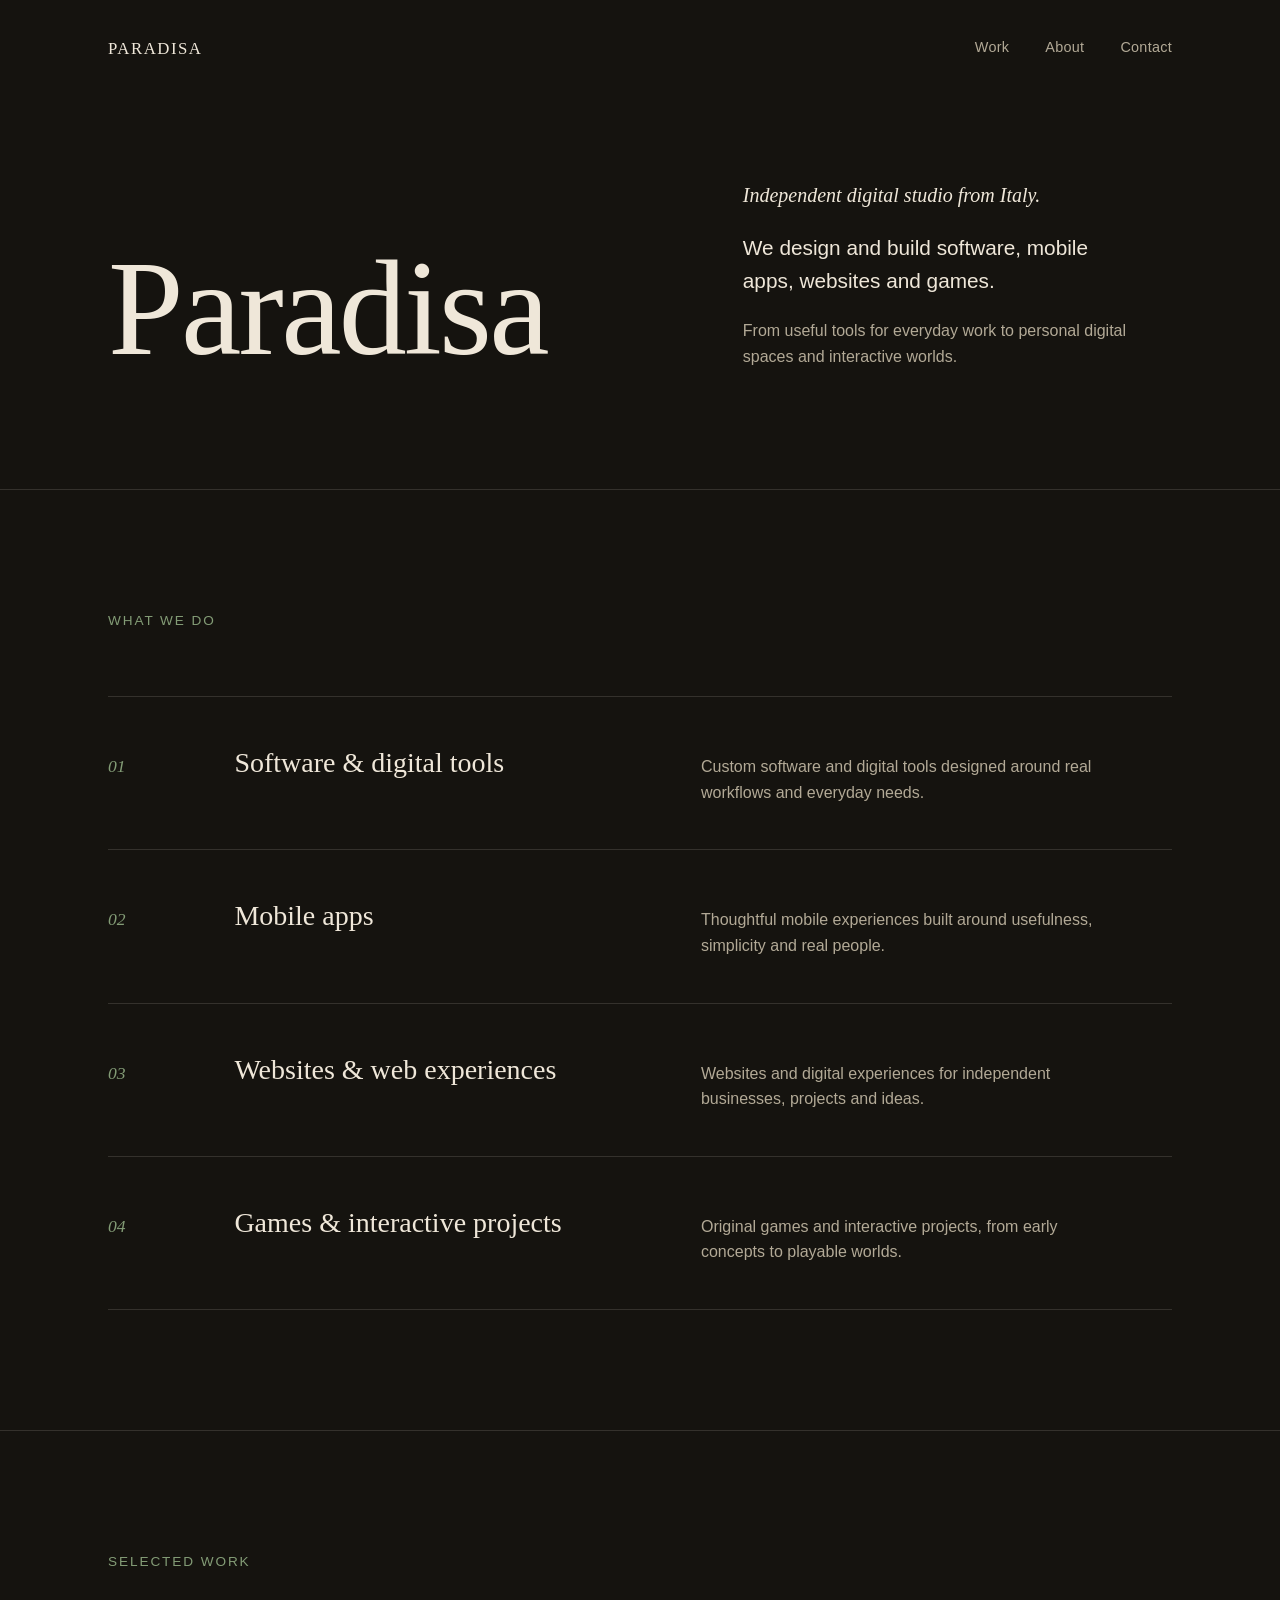
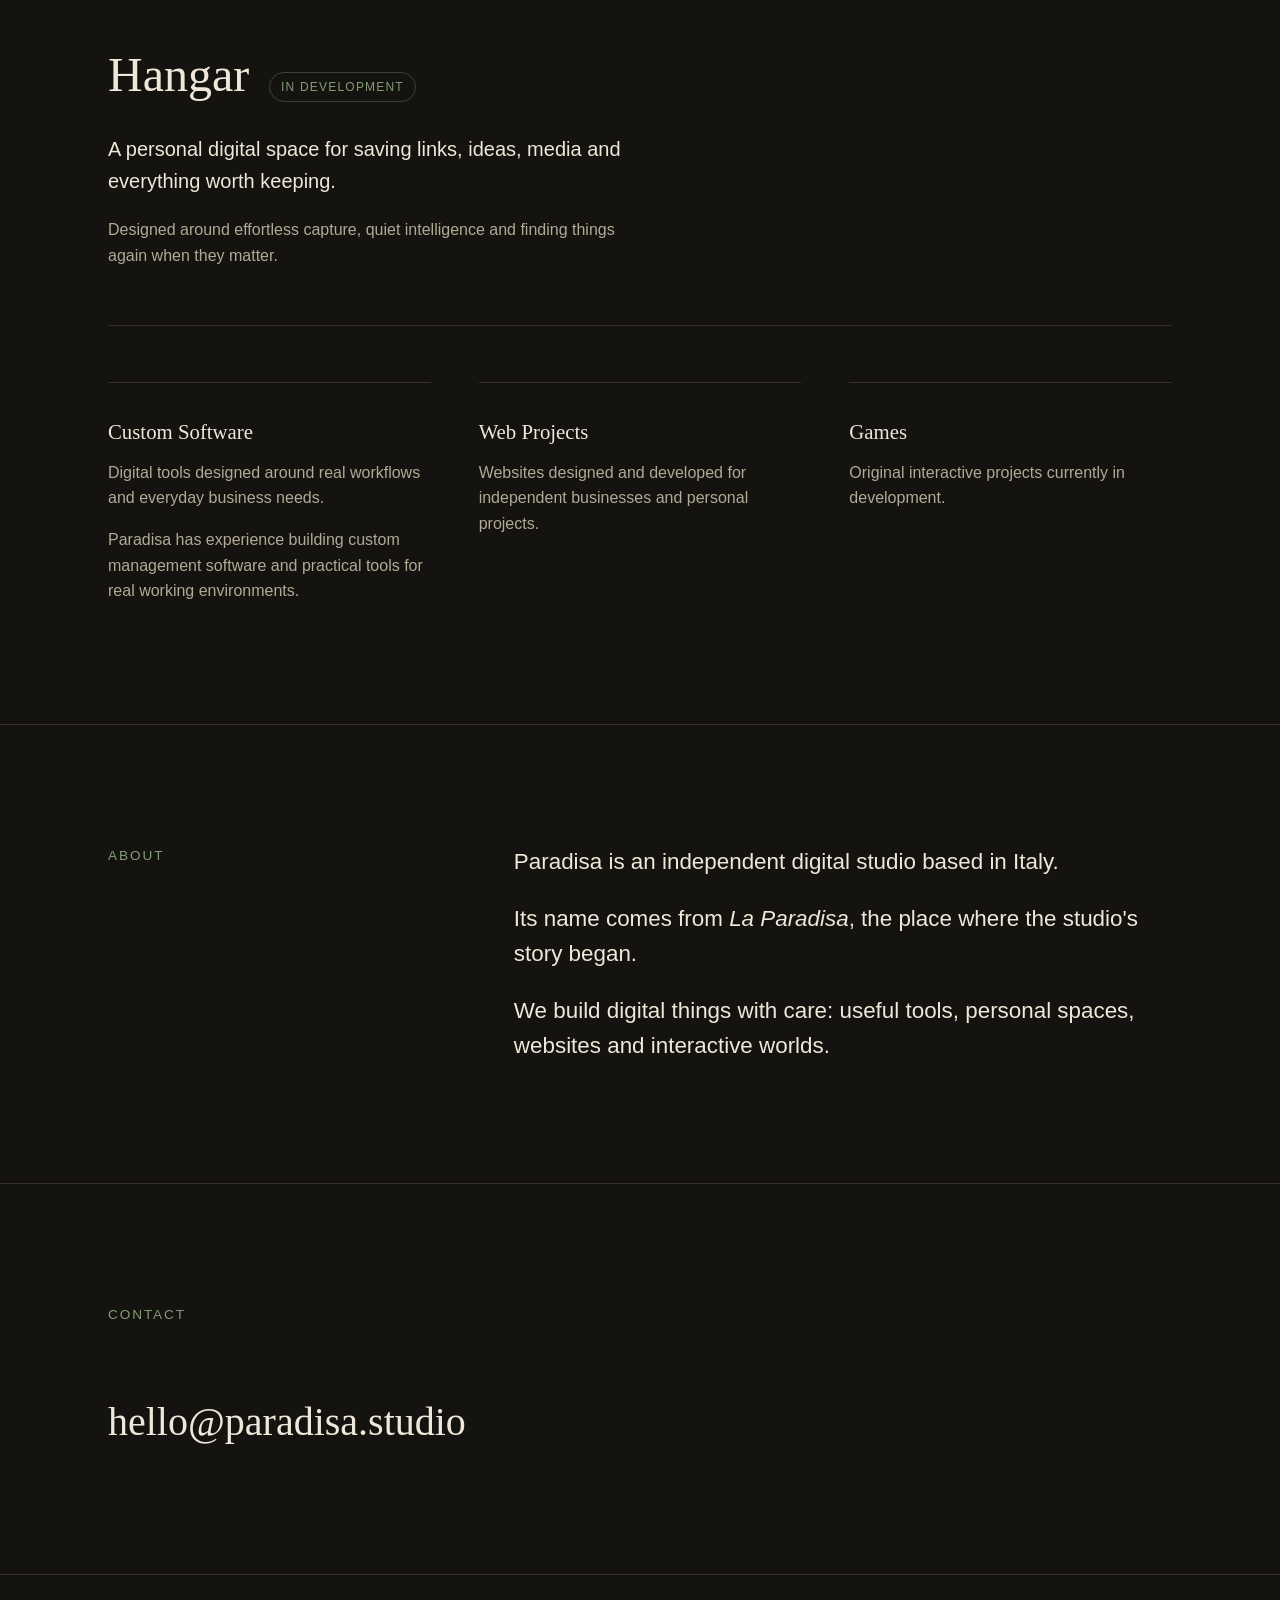
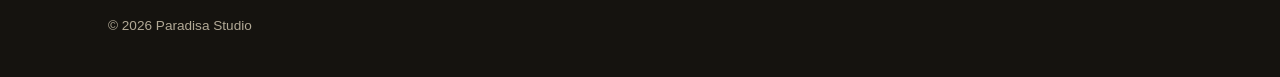
<file: index.html>
<!doctype html>
<html lang="en">
<head>
<meta charset="UTF-8">
<meta name="viewport" content="width=device-width, initial-scale=1">
<title>Paradisa Studio — Independent digital studio from Italy</title>
<meta name="description" content="Paradisa is an independent digital studio from Italy. We design and build software, mobile apps, websites and games.">
<meta name="theme-color" content="#15130f">
<link rel="icon" href="favicon.svg" type="image/svg+xml">

<meta property="og:title" content="Paradisa Studio">
<meta property="og:description" content="Independent digital studio from Italy. We design and build software, mobile apps, websites and games.">
<meta property="og:type" content="website">
<meta property="og:url" content="https://paradisa.studio">
<meta property="og:site_name" content="Paradisa Studio">
<meta property="og:locale" content="en_US">
<meta name="twitter:card" content="summary">
<meta name="twitter:title" content="Paradisa Studio">
<meta name="twitter:description" content="Independent digital studio from Italy. We design and build software, mobile apps, websites and games.">

<link rel="stylesheet" href="styles.css">
</head>
<body>

<a class="skip-link" href="#main">Skip to content</a>

<header class="site-header">
  <div class="wrap header-inner">
    <a class="wordmark" href="#top">Paradisa</a>
    <nav aria-label="Primary">
      <a href="#work">Work</a>
      <a href="#about">About</a>
      <a href="#contact">Contact</a>
    </nav>
  </div>
</header>

<main id="main">
  <section class="hero" id="top" aria-label="Introduction">
    <div class="wrap hero-grid">
      <h1>Paradisa</h1>
      <div class="hero-copy reveal">
        <p class="hero-kicker">Independent digital studio from Italy.</p>
        <p class="hero-lead">We design and build software, mobile apps, websites and games.</p>
        <p>From useful tools for everyday work to personal digital spaces and interactive worlds.</p>
      </div>
    </div>
  </section>

  <section class="what-we-do" id="what-we-do" aria-labelledby="what-we-do-title">
    <div class="wrap">
      <h2 id="what-we-do-title" class="section-label">What we do</h2>
      <ol class="discipline-list">
        <li class="reveal">
          <span class="discipline-index">01</span>
          <h3>Software &amp; digital tools</h3>
          <p>Custom software and digital tools designed around real workflows and everyday needs.</p>
        </li>
        <li class="reveal">
          <span class="discipline-index">02</span>
          <h3>Mobile apps</h3>
          <p>Thoughtful mobile experiences built around usefulness, simplicity and real people.</p>
        </li>
        <li class="reveal">
          <span class="discipline-index">03</span>
          <h3>Websites &amp; web experiences</h3>
          <p>Websites and digital experiences for independent businesses, projects and ideas.</p>
        </li>
        <li class="reveal">
          <span class="discipline-index">04</span>
          <h3>Games &amp; interactive projects</h3>
          <p>Original games and interactive projects, from early concepts to playable worlds.</p>
        </li>
      </ol>
    </div>
  </section>

  <section class="work" id="work" aria-labelledby="work-title">
    <div class="wrap">
      <h2 id="work-title" class="section-label">Selected work</h2>

      <article class="work-feature reveal">
        <div class="work-feature-head">
          <h3>Hangar</h3>
          <span class="status-tag">In development</span>
        </div>
        <p class="work-lead">A personal digital space for saving links, ideas, media and everything worth keeping.</p>
        <p>Designed around effortless capture, quiet intelligence and finding things again when they matter.</p>
      </article>

      <div class="work-grid">
        <article class="work-item reveal">
          <h3>Custom Software</h3>
          <p>Digital tools designed around real workflows and everyday business needs.</p>
          <p>Paradisa has experience building custom management software and practical tools for real working environments.</p>
        </article>
        <article class="work-item reveal">
          <h3>Web Projects</h3>
          <p>Websites designed and developed for independent businesses and personal projects.</p>
        </article>
        <article class="work-item reveal">
          <h3>Games</h3>
          <p>Original interactive projects currently in development.</p>
        </article>
      </div>
    </div>
  </section>

  <section class="about" id="about" aria-labelledby="about-title">
    <div class="wrap about-grid">
      <h2 id="about-title" class="section-label">About</h2>
      <div class="about-copy reveal">
        <p>Paradisa is an independent digital studio based in Italy.</p>
        <p>Its name comes from <em>La Paradisa</em>, the place where the studio's story began.</p>
        <p>We build digital things with care: useful tools, personal spaces, websites and interactive worlds.</p>
      </div>
    </div>
  </section>

  <section class="contact" id="contact" aria-labelledby="contact-title">
    <div class="wrap">
      <h2 id="contact-title" class="section-label">Contact</h2>
      <a class="contact-link reveal" href="mailto:hello@paradisa.studio">hello@paradisa.studio</a>
    </div>
  </section>
</main>

<footer class="site-footer">
  <div class="wrap">
    <p>© 2026 Paradisa Studio</p>
  </div>
</footer>

<script src="script.js"></script>
</body>
</html>
</file>
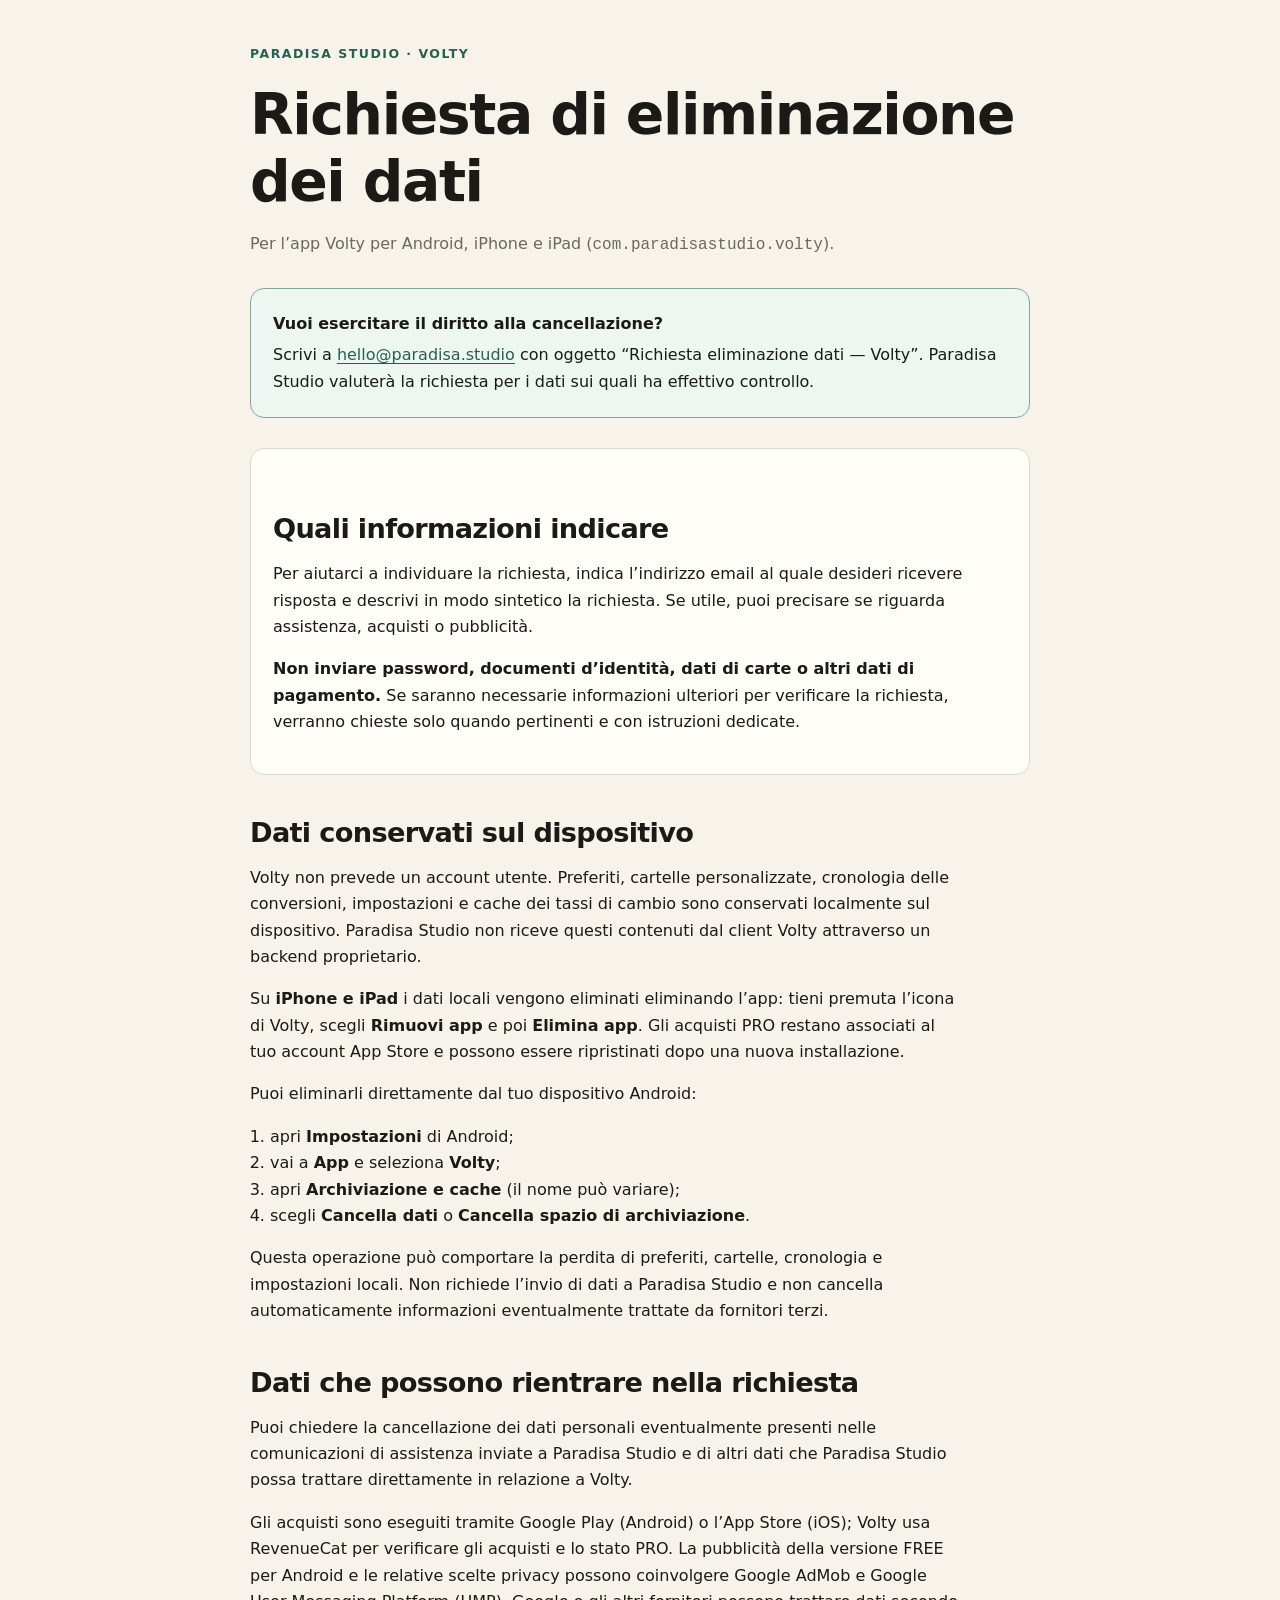
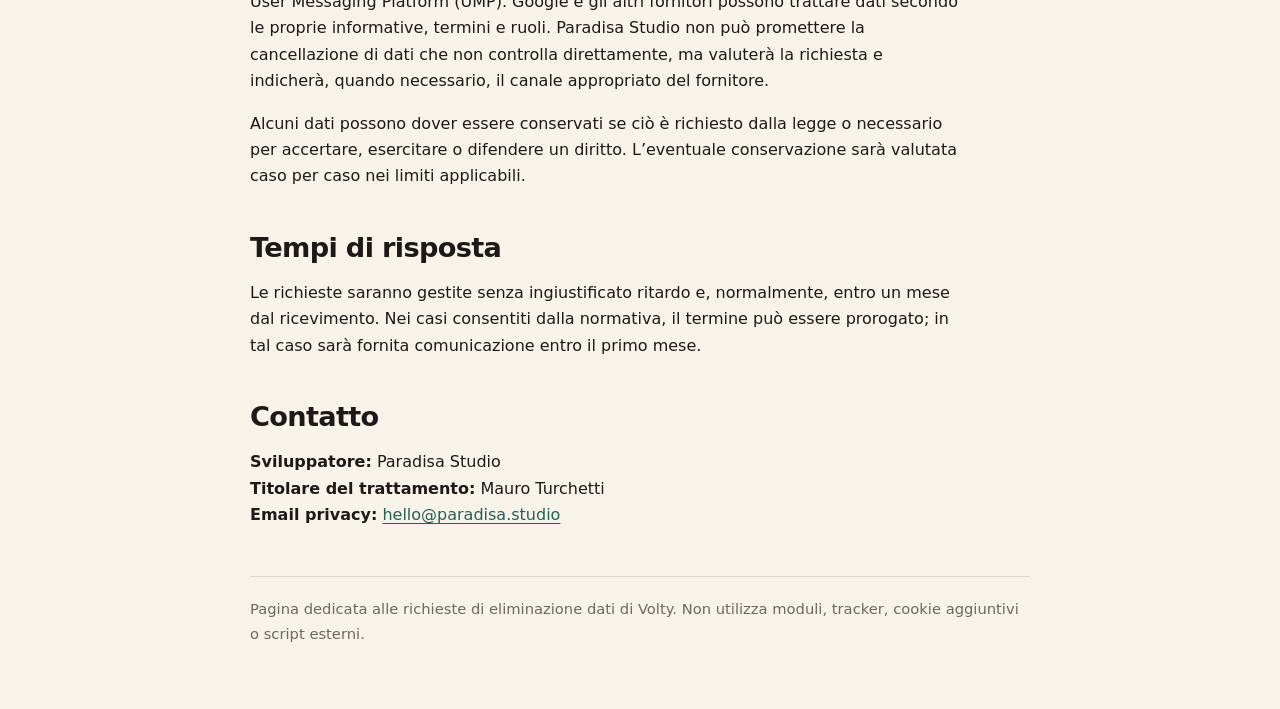
<file: volty/delete-data.html>
<!doctype html>
<html lang="it">
<head>
  <meta charset="utf-8">
  <meta name="viewport" content="width=device-width, initial-scale=1">
  <meta name="theme-color" content="#15130f">
  <title>Eliminazione dei dati — Volty | Paradisa Studio</title>
  <style>
    :root { color-scheme: light; --ink: #1b1a17; --muted: #6b685f; --paper: #f7f3eb; --panel: #fffdf8; --line: #dfd8ca; --accent: #275f50; --notice: #eef6f2; --notice-line: #7caa9c; }
    * { box-sizing: border-box; }
    body { margin: 0; background: var(--paper); color: var(--ink); font-family: Inter, ui-sans-serif, system-ui, -apple-system, BlinkMacSystemFont, "Segoe UI", sans-serif; font-size: 16px; line-height: 1.65; }
    main { width: min(calc(100% - 32px), 780px); margin: 0 auto; padding: 44px 0 64px; }
    a { color: var(--accent); text-underline-offset: 3px; }
    .eyebrow { margin: 0 0 16px; color: var(--accent); font-size: .78rem; font-weight: 700; letter-spacing: .12em; text-transform: uppercase; }
    h1, h2 { line-height: 1.18; letter-spacing: -.025em; }
    h1 { margin: 0; font-size: clamp(2rem, 7vw, 3.55rem); }
    h2 { margin: 42px 0 12px; font-size: clamp(1.35rem, 4vw, 1.7rem); }
    p, li { max-width: 70ch; }
    ul, ol { padding-left: 1.25rem; }
    .meta { margin: 16px 0 0; color: var(--muted); }
    .notice, .card { padding: 22px; border-radius: 14px; }
    .notice { margin: 30px 0; border: 1px solid var(--notice-line); background: var(--notice); }
    .card { border: 1px solid var(--line); background: var(--panel); }
    .notice strong { display: block; margin-bottom: 5px; }
    code { overflow-wrap: anywhere; }
    footer { margin-top: 48px; padding-top: 20px; border-top: 1px solid var(--line); color: var(--muted); font-size: .92rem; }
    @media (max-width: 480px) { main { width: min(calc(100% - 28px), 780px); padding-top: 30px; } .card, .notice { padding: 16px; } }
  </style>
</head>
<body>
  <main>
    <p class="eyebrow">Paradisa Studio · Volty</p>
    <h1>Richiesta di eliminazione dei dati</h1>
    <p class="meta">Per l’app Volty per Android, iPhone e iPad (<code>com.paradisastudio.volty</code>).</p>

    <section class="notice" aria-label="Come inviare una richiesta">
      <strong>Vuoi esercitare il diritto alla cancellazione?</strong>
      Scrivi a <a href="mailto:hello@paradisa.studio?subject=Richiesta%20eliminazione%20dati%20%E2%80%94%20Volty">hello@paradisa.studio</a> con oggetto “Richiesta eliminazione dati — Volty”. Paradisa Studio valuterà la richiesta per i dati sui quali ha effettivo controllo.
    </section>

    <section class="card">
      <h2>Quali informazioni indicare</h2>
      <p>Per aiutarci a individuare la richiesta, indica l’indirizzo email al quale desideri ricevere risposta e descrivi in modo sintetico la richiesta. Se utile, puoi precisare se riguarda assistenza, acquisti o pubblicità.</p>
      <p><strong>Non inviare password, documenti d’identità, dati di carte o altri dati di pagamento.</strong> Se saranno necessarie informazioni ulteriori per verificare la richiesta, verranno chieste solo quando pertinenti e con istruzioni dedicate.</p>
    </section>

    <section>
      <h2>Dati conservati sul dispositivo</h2>
      <p>Volty non prevede un account utente. Preferiti, cartelle personalizzate, cronologia delle conversioni, impostazioni e cache dei tassi di cambio sono conservati localmente sul dispositivo. Paradisa Studio non riceve questi contenuti dal client Volty attraverso un backend proprietario.</p>
      <p>Su <strong>iPhone e iPad</strong> i dati locali vengono eliminati eliminando l’app: tieni premuta l’icona di Volty, scegli <strong>Rimuovi app</strong> e poi <strong>Elimina app</strong>. Gli acquisti PRO restano associati al tuo account App Store e possono essere ripristinati dopo una nuova installazione.</p>
      <p>Puoi eliminarli direttamente dal tuo dispositivo Android:</p>
      <ol>
        <li>apri <strong>Impostazioni</strong> di Android;</li>
        <li>vai a <strong>App</strong> e seleziona <strong>Volty</strong>;</li>
        <li>apri <strong>Archiviazione e cache</strong> (il nome può variare);</li>
        <li>scegli <strong>Cancella dati</strong> o <strong>Cancella spazio di archiviazione</strong>.</li>
      </ol>
      <p>Questa operazione può comportare la perdita di preferiti, cartelle, cronologia e impostazioni locali. Non richiede l’invio di dati a Paradisa Studio e non cancella automaticamente informazioni eventualmente trattate da fornitori terzi.</p>
    </section>

    <section>
      <h2>Dati che possono rientrare nella richiesta</h2>
      <p>Puoi chiedere la cancellazione dei dati personali eventualmente presenti nelle comunicazioni di assistenza inviate a Paradisa Studio e di altri dati che Paradisa Studio possa trattare direttamente in relazione a Volty.</p>
      <p>Gli acquisti sono eseguiti tramite Google Play (Android) o l’App Store (iOS); Volty usa RevenueCat per verificare gli acquisti e lo stato PRO. La pubblicità della versione FREE per Android e le relative scelte privacy possono coinvolgere Google AdMob e Google User Messaging Platform (UMP). Google e gli altri fornitori possono trattare dati secondo le proprie informative, termini e ruoli. Paradisa Studio non può promettere la cancellazione di dati che non controlla direttamente, ma valuterà la richiesta e indicherà, quando necessario, il canale appropriato del fornitore.</p>
      <p>Alcuni dati possono dover essere conservati se ciò è richiesto dalla legge o necessario per accertare, esercitare o difendere un diritto. L’eventuale conservazione sarà valutata caso per caso nei limiti applicabili.</p>
    </section>

    <section>
      <h2>Tempi di risposta</h2>
      <p>Le richieste saranno gestite senza ingiustificato ritardo e, normalmente, entro un mese dal ricevimento. Nei casi consentiti dalla normativa, il termine può essere prorogato; in tal caso sarà fornita comunicazione entro il primo mese.</p>
    </section>

    <section>
      <h2>Contatto</h2>
      <p><strong>Sviluppatore:</strong> Paradisa Studio<br><strong>Titolare del trattamento:</strong> Mauro Turchetti<br><strong>Email privacy:</strong> <a href="mailto:hello@paradisa.studio">hello@paradisa.studio</a></p>
    </section>

    <footer>Pagina dedicata alle richieste di eliminazione dati di Volty. Non utilizza moduli, tracker, cookie aggiuntivi o script esterni.</footer>
  </main>
</body>
</html>
</file>
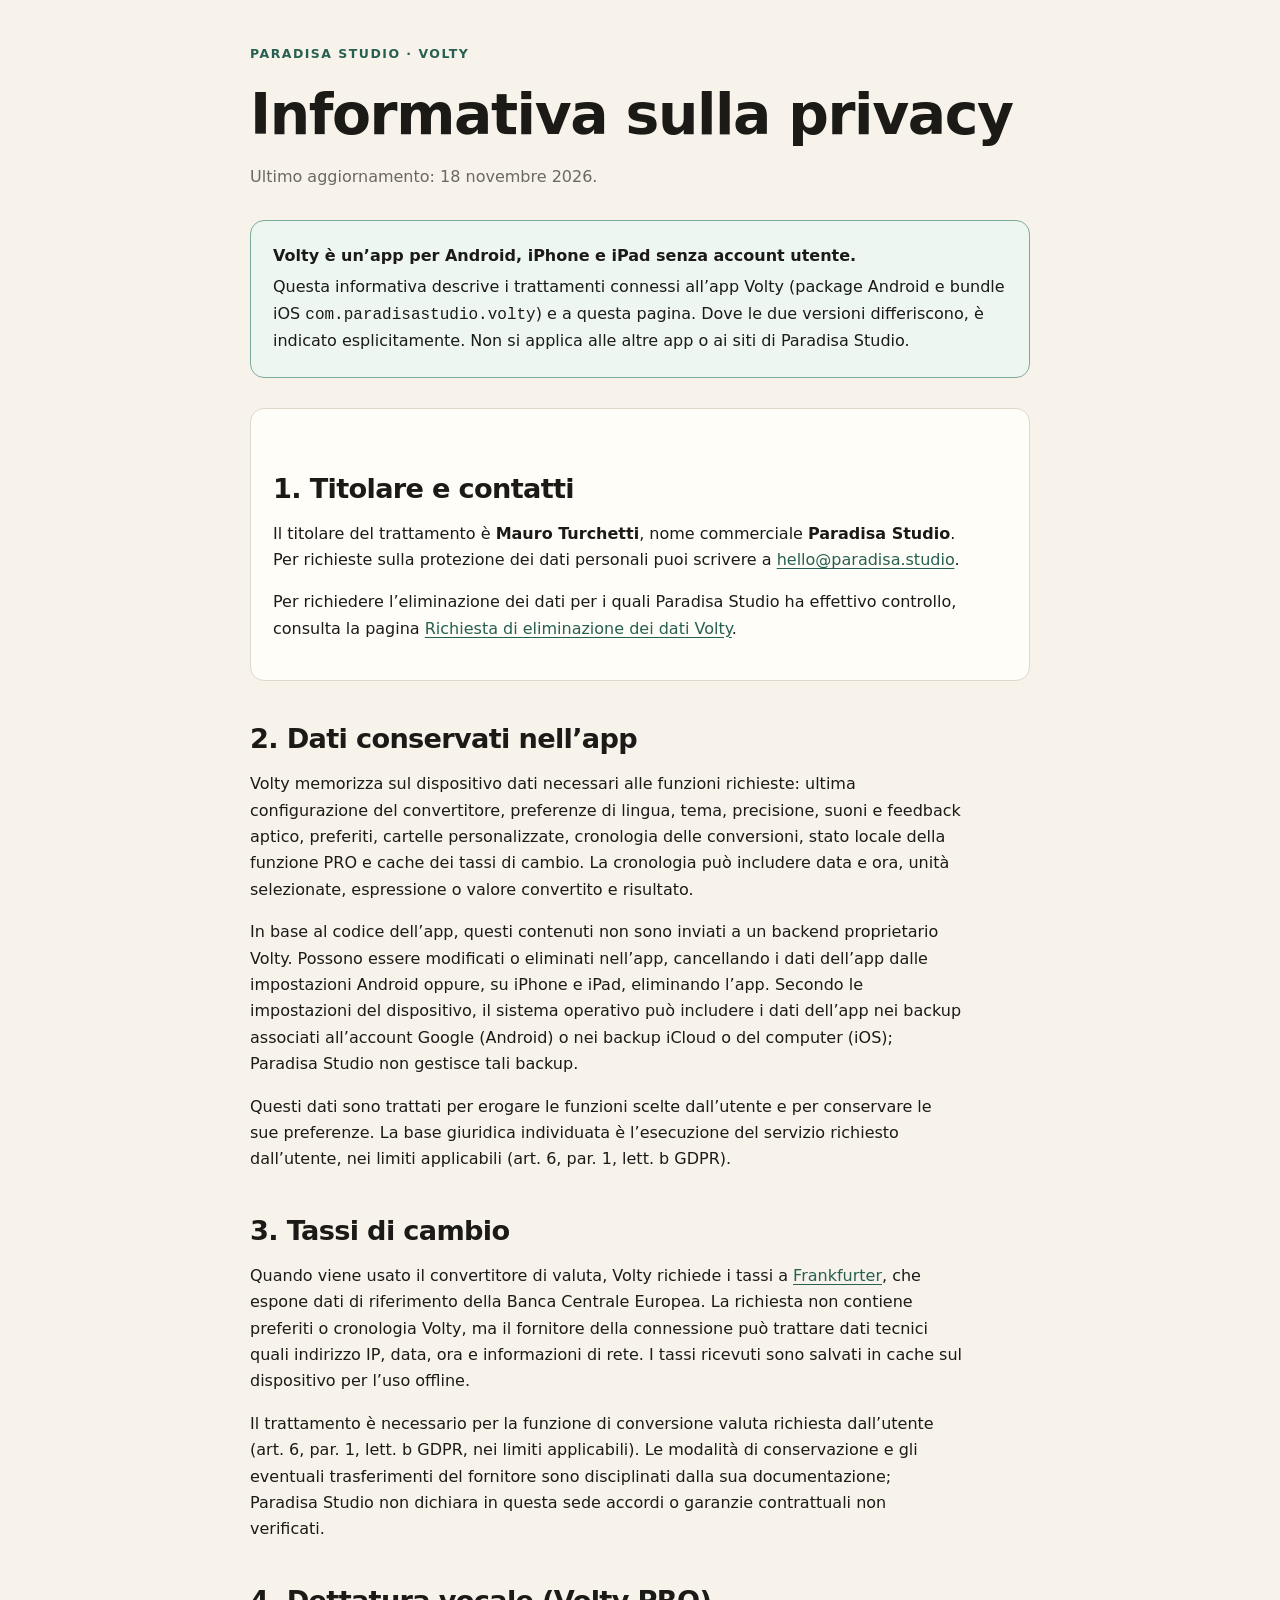
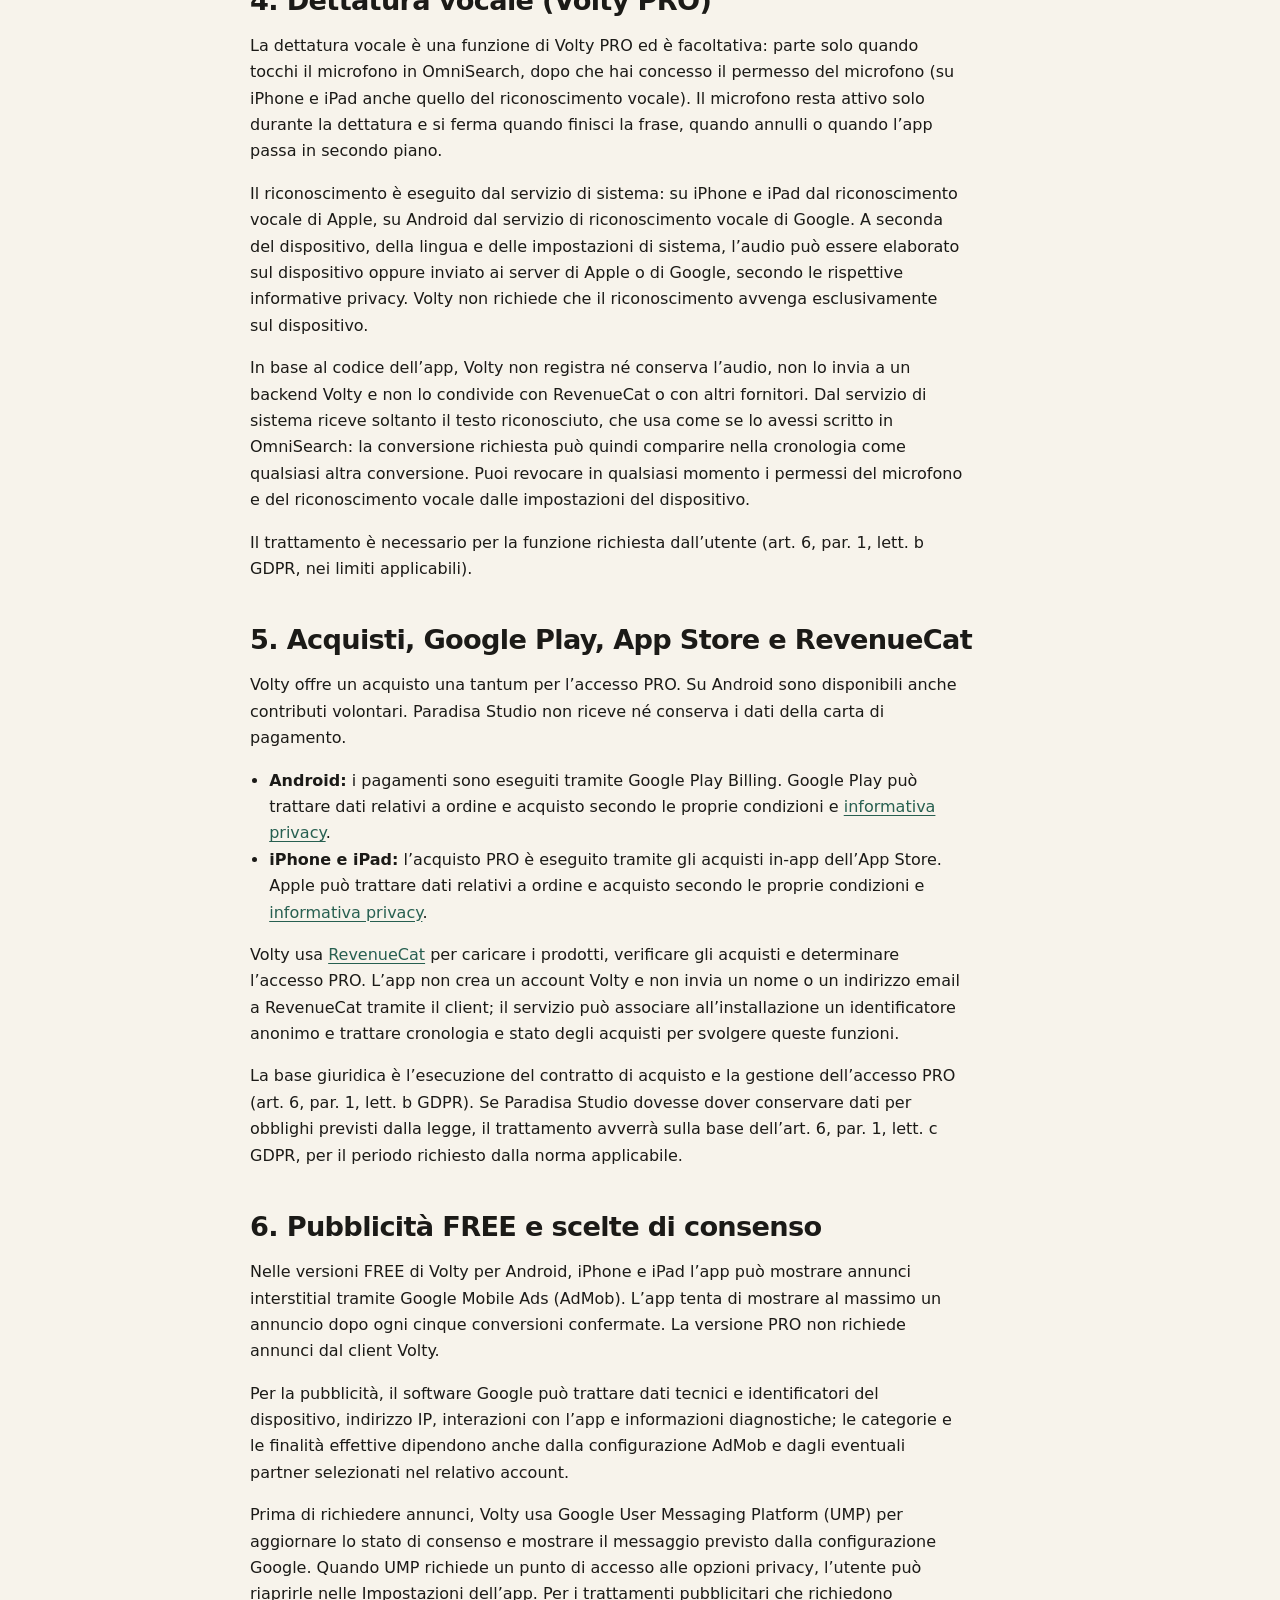
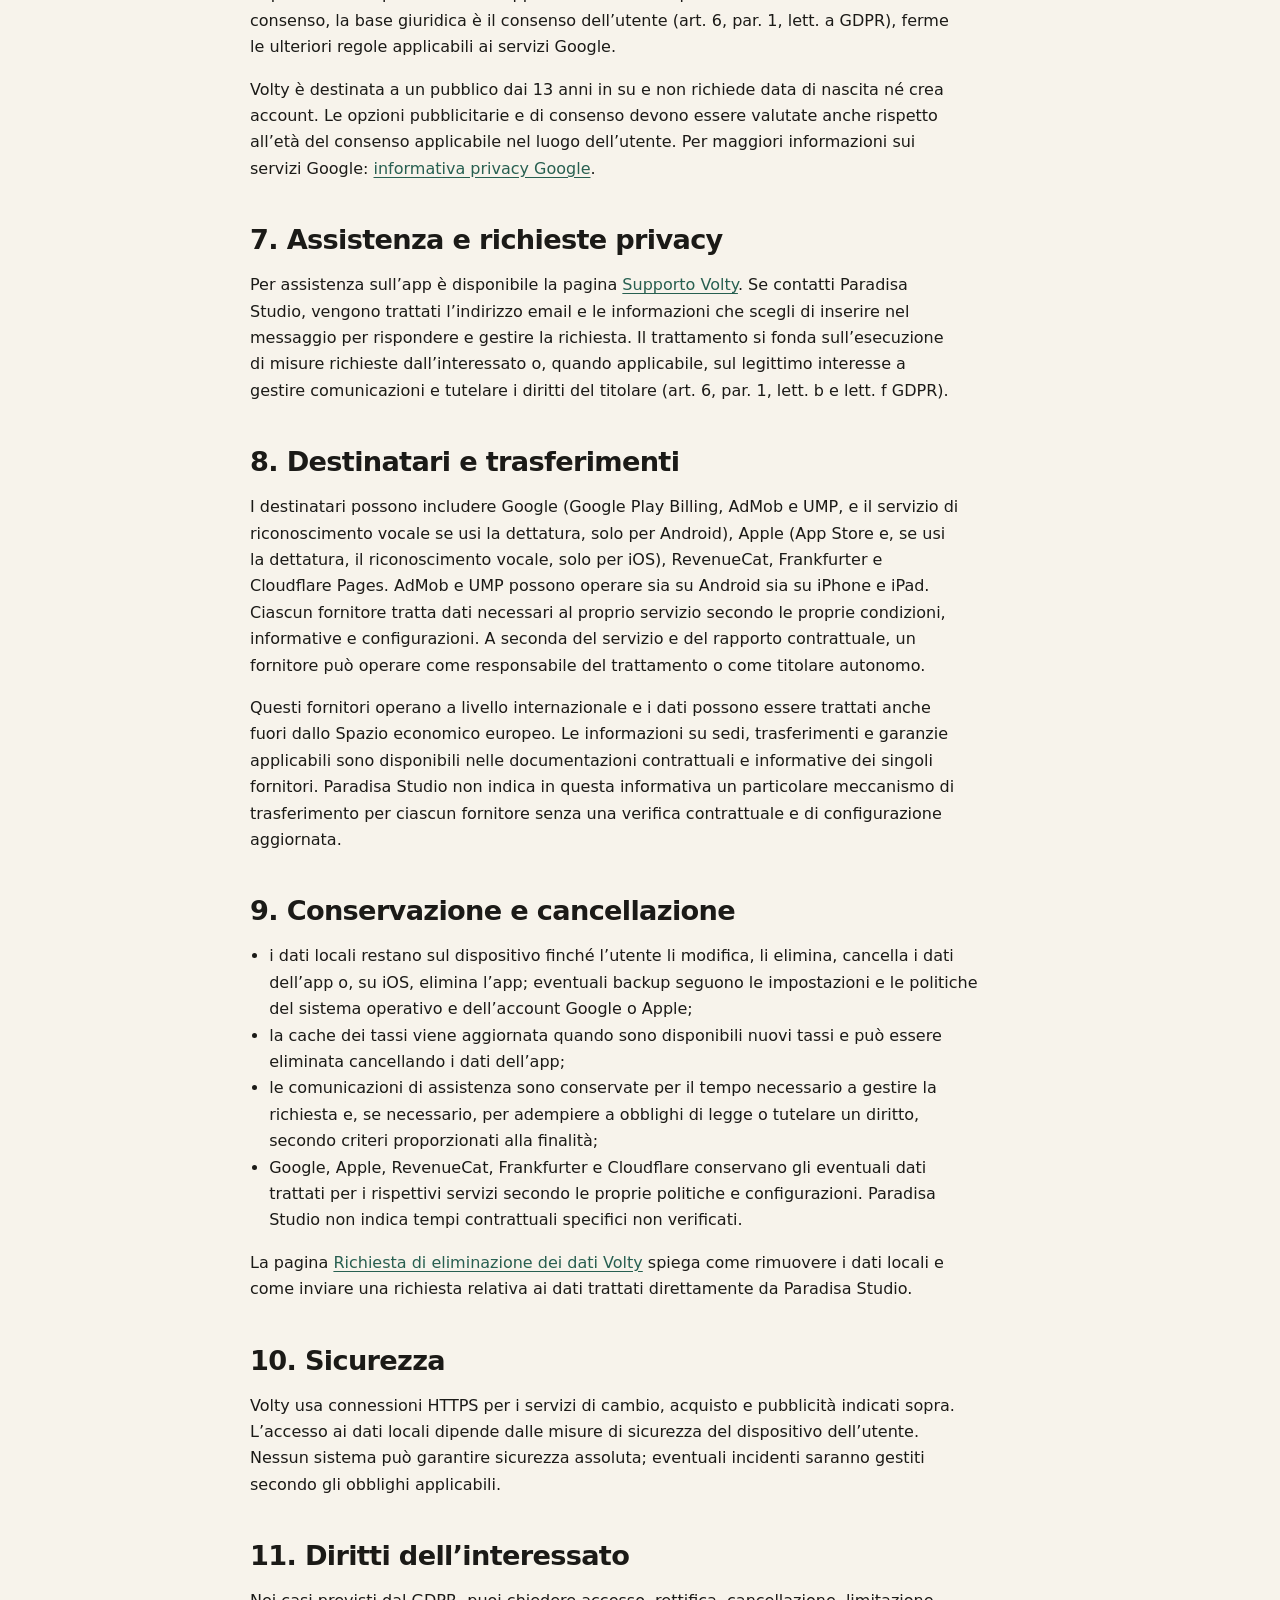
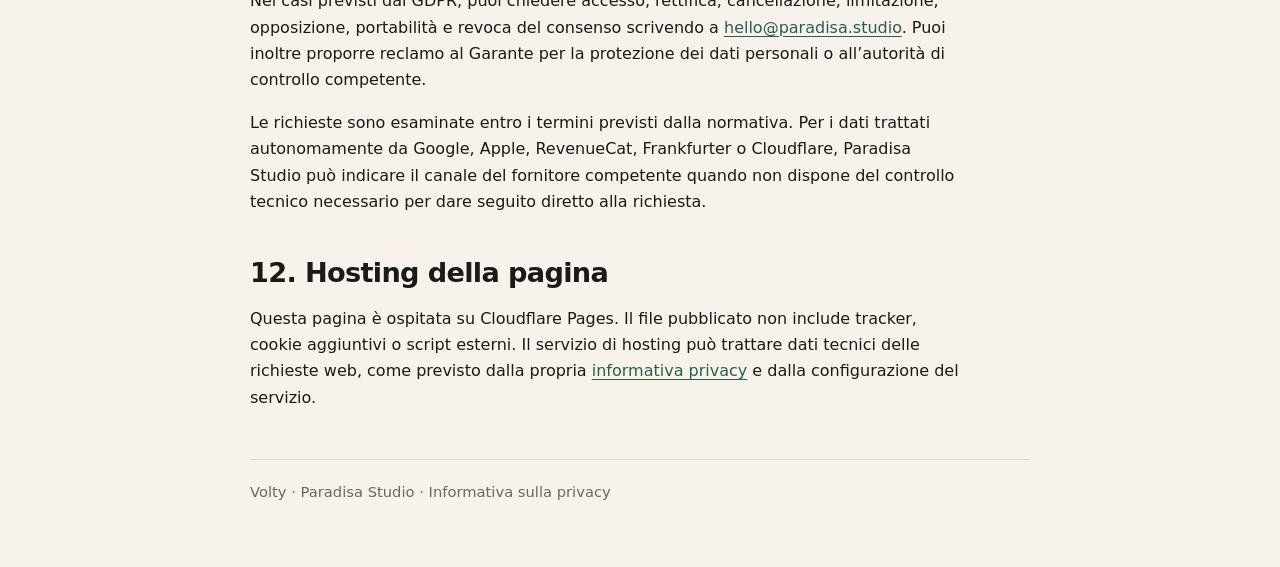
<file: volty/privacy.html>
<!doctype html>
<html lang="it">
<head>
  <meta charset="utf-8">
  <meta name="viewport" content="width=device-width, initial-scale=1">
  <meta name="theme-color" content="#15130f">
  <title>Informativa sulla privacy — Volty | Paradisa Studio</title>
  <style>
    :root { color-scheme: light; --ink: #1b1a17; --muted: #6b685f; --paper: #f7f3eb; --panel: #fffdf8; --line: #dfd8ca; --accent: #275f50; --notice: #eef6f2; --notice-line: #7caa9c; }
    * { box-sizing: border-box; }
    body { margin: 0; background: var(--paper); color: var(--ink); font-family: Inter, ui-sans-serif, system-ui, -apple-system, BlinkMacSystemFont, "Segoe UI", sans-serif; font-size: 16px; line-height: 1.65; }
    main { width: min(calc(100% - 32px), 780px); margin: 0 auto; padding: 44px 0 64px; }
    a { color: var(--accent); text-underline-offset: 3px; }
    h1, h2 { line-height: 1.18; letter-spacing: -.025em; }
    h1 { margin: 0; font-size: clamp(2rem, 7vw, 3.55rem); }
    h2 { margin: 42px 0 12px; font-size: clamp(1.35rem, 4vw, 1.7rem); }
    p, li { max-width: 70ch; }
    ul { padding-left: 1.2rem; }
    .eyebrow { margin: 0 0 16px; color: var(--accent); font-size: .78rem; font-weight: 700; letter-spacing: .12em; text-transform: uppercase; }
    .meta { margin: 16px 0 0; color: var(--muted); }
    .notice, .card { padding: 22px; border-radius: 14px; }
    .notice { margin: 30px 0; border: 1px solid var(--notice-line); background: var(--notice); }
    .notice strong { display: block; margin-bottom: 5px; }
    .card { border: 1px solid var(--line); background: var(--panel); }
    code { overflow-wrap: anywhere; }
    footer { margin-top: 48px; padding-top: 20px; border-top: 1px solid var(--line); color: var(--muted); font-size: .92rem; }
    @media (max-width: 480px) { main { width: min(calc(100% - 28px), 780px); padding-top: 30px; } .card, .notice { padding: 16px; } }
  </style>
</head>
<body>
  <main>
    <p class="eyebrow">Paradisa Studio · Volty</p>
    <h1>Informativa sulla privacy</h1>
    <p class="meta">Ultimo aggiornamento: 18 novembre 2026.</p>

    <section class="notice" aria-label="Ambito dell'informativa">
      <strong>Volty è un’app per Android, iPhone e iPad senza account utente.</strong>
      Questa informativa descrive i trattamenti connessi all’app Volty (package Android e bundle iOS <code>com.paradisastudio.volty</code>) e a questa pagina. Dove le due versioni differiscono, è indicato esplicitamente. Non si applica alle altre app o ai siti di Paradisa Studio.
    </section>

    <section class="card">
      <h2>1. Titolare e contatti</h2>
      <p>Il titolare del trattamento è <strong>Mauro Turchetti</strong>, nome commerciale <strong>Paradisa Studio</strong>. Per richieste sulla protezione dei dati personali puoi scrivere a <a href="mailto:hello@paradisa.studio">hello@paradisa.studio</a>.</p>
      <p>Per richiedere l’eliminazione dei dati per i quali Paradisa Studio ha effettivo controllo, consulta la pagina <a href="/volty/delete-data">Richiesta di eliminazione dei dati Volty</a>.</p>
    </section>

    <section>
      <h2>2. Dati conservati nell’app</h2>
      <p>Volty memorizza sul dispositivo dati necessari alle funzioni richieste: ultima configurazione del convertitore, preferenze di lingua, tema, precisione, suoni e feedback aptico, preferiti, cartelle personalizzate, cronologia delle conversioni, stato locale della funzione PRO e cache dei tassi di cambio. La cronologia può includere data e ora, unità selezionate, espressione o valore convertito e risultato.</p>
      <p>In base al codice dell’app, questi contenuti non sono inviati a un backend proprietario Volty. Possono essere modificati o eliminati nell’app, cancellando i dati dell’app dalle impostazioni Android oppure, su iPhone e iPad, eliminando l’app. Secondo le impostazioni del dispositivo, il sistema operativo può includere i dati dell’app nei backup associati all’account Google (Android) o nei backup iCloud o del computer (iOS); Paradisa Studio non gestisce tali backup.</p>
      <p>Questi dati sono trattati per erogare le funzioni scelte dall’utente e per conservare le sue preferenze. La base giuridica individuata è l’esecuzione del servizio richiesto dall’utente, nei limiti applicabili (art. 6, par. 1, lett. b GDPR).</p>
    </section>

    <section>
      <h2>3. Tassi di cambio</h2>
      <p>Quando viene usato il convertitore di valuta, Volty richiede i tassi a <a href="https://frankfurter.dev/">Frankfurter</a>, che espone dati di riferimento della Banca Centrale Europea. La richiesta non contiene preferiti o cronologia Volty, ma il fornitore della connessione può trattare dati tecnici quali indirizzo IP, data, ora e informazioni di rete. I tassi ricevuti sono salvati in cache sul dispositivo per l’uso offline.</p>
      <p>Il trattamento è necessario per la funzione di conversione valuta richiesta dall’utente (art. 6, par. 1, lett. b GDPR, nei limiti applicabili). Le modalità di conservazione e gli eventuali trasferimenti del fornitore sono disciplinati dalla sua documentazione; Paradisa Studio non dichiara in questa sede accordi o garanzie contrattuali non verificati.</p>
    </section>

    <section>
      <h2>4. Dettatura vocale (Volty PRO)</h2>
      <p>La dettatura vocale è una funzione di Volty PRO ed è facoltativa: parte solo quando tocchi il microfono in OmniSearch, dopo che hai concesso il permesso del microfono (su iPhone e iPad anche quello del riconoscimento vocale). Il microfono resta attivo solo durante la dettatura e si ferma quando finisci la frase, quando annulli o quando l’app passa in secondo piano.</p>
      <p>Il riconoscimento è eseguito dal servizio di sistema: su iPhone e iPad dal riconoscimento vocale di Apple, su Android dal servizio di riconoscimento vocale di Google. A seconda del dispositivo, della lingua e delle impostazioni di sistema, l’audio può essere elaborato sul dispositivo oppure inviato ai server di Apple o di Google, secondo le rispettive informative privacy. Volty non richiede che il riconoscimento avvenga esclusivamente sul dispositivo.</p>
      <p>In base al codice dell’app, Volty non registra né conserva l’audio, non lo invia a un backend Volty e non lo condivide con RevenueCat o con altri fornitori. Dal servizio di sistema riceve soltanto il testo riconosciuto, che usa come se lo avessi scritto in OmniSearch: la conversione richiesta può quindi comparire nella cronologia come qualsiasi altra conversione. Puoi revocare in qualsiasi momento i permessi del microfono e del riconoscimento vocale dalle impostazioni del dispositivo.</p>
      <p>Il trattamento è necessario per la funzione richiesta dall’utente (art. 6, par. 1, lett. b GDPR, nei limiti applicabili).</p>
    </section>

    <section>
      <h2>5. Acquisti, Google Play, App Store e RevenueCat</h2>
      <p>Volty offre un acquisto una tantum per l’accesso PRO. Su Android sono disponibili anche contributi volontari. Paradisa Studio non riceve né conserva i dati della carta di pagamento.</p>
      <ul>
        <li><strong>Android:</strong> i pagamenti sono eseguiti tramite Google Play Billing. Google Play può trattare dati relativi a ordine e acquisto secondo le proprie condizioni e <a href="https://policies.google.com/privacy">informativa privacy</a>.</li>
        <li><strong>iPhone e iPad:</strong> l’acquisto PRO è eseguito tramite gli acquisti in-app dell’App Store. Apple può trattare dati relativi a ordine e acquisto secondo le proprie condizioni e <a href="https://www.apple.com/legal/privacy/">informativa privacy</a>.</li>
      </ul>
      <p>Volty usa <a href="https://www.revenuecat.com/privacy">RevenueCat</a> per caricare i prodotti, verificare gli acquisti e determinare l’accesso PRO. L’app non crea un account Volty e non invia un nome o un indirizzo email a RevenueCat tramite il client; il servizio può associare all’installazione un identificatore anonimo e trattare cronologia e stato degli acquisti per svolgere queste funzioni.</p>
      <p>La base giuridica è l’esecuzione del contratto di acquisto e la gestione dell’accesso PRO (art. 6, par. 1, lett. b GDPR). Se Paradisa Studio dovesse dover conservare dati per obblighi previsti dalla legge, il trattamento avverrà sulla base dell’art. 6, par. 1, lett. c GDPR, per il periodo richiesto dalla norma applicabile.</p>
    </section>

    <section>
      <h2>6. Pubblicità FREE e scelte di consenso</h2>
      <p>Nelle versioni FREE di Volty per Android, iPhone e iPad l’app può mostrare annunci interstitial tramite Google Mobile Ads (AdMob). L’app tenta di mostrare al massimo un annuncio dopo ogni cinque conversioni confermate. La versione PRO non richiede annunci dal client Volty.</p>
      <p>Per la pubblicità, il software Google può trattare dati tecnici e identificatori del dispositivo, indirizzo IP, interazioni con l’app e informazioni diagnostiche; le categorie e le finalità effettive dipendono anche dalla configurazione AdMob e dagli eventuali partner selezionati nel relativo account.</p>
      <p>Prima di richiedere annunci, Volty usa Google User Messaging Platform (UMP) per aggiornare lo stato di consenso e mostrare il messaggio previsto dalla configurazione Google. Quando UMP richiede un punto di accesso alle opzioni privacy, l’utente può riaprirle nelle Impostazioni dell’app. Per i trattamenti pubblicitari che richiedono consenso, la base giuridica è il consenso dell’utente (art. 6, par. 1, lett. a GDPR), ferme le ulteriori regole applicabili ai servizi Google.</p>
      <p>Volty è destinata a un pubblico dai 13 anni in su e non richiede data di nascita né crea account. Le opzioni pubblicitarie e di consenso devono essere valutate anche rispetto all’età del consenso applicabile nel luogo dell’utente. Per maggiori informazioni sui servizi Google: <a href="https://policies.google.com/privacy">informativa privacy Google</a>.</p>
    </section>

    <section>
      <h2>7. Assistenza e richieste privacy</h2>
      <p>Per assistenza sull’app è disponibile la pagina <a href="/volty/support">Supporto Volty</a>. Se contatti Paradisa Studio, vengono trattati l’indirizzo email e le informazioni che scegli di inserire nel messaggio per rispondere e gestire la richiesta. Il trattamento si fonda sull’esecuzione di misure richieste dall’interessato o, quando applicabile, sul legittimo interesse a gestire comunicazioni e tutelare i diritti del titolare (art. 6, par. 1, lett. b e lett. f GDPR).</p>
    </section>

    <section>
      <h2>8. Destinatari e trasferimenti</h2>
      <p>I destinatari possono includere Google (Google Play Billing, AdMob e UMP, e il servizio di riconoscimento vocale se usi la dettatura, solo per Android), Apple (App Store e, se usi la dettatura, il riconoscimento vocale, solo per iOS), RevenueCat, Frankfurter e Cloudflare Pages. AdMob e UMP possono operare sia su Android sia su iPhone e iPad. Ciascun fornitore tratta dati necessari al proprio servizio secondo le proprie condizioni, informative e configurazioni. A seconda del servizio e del rapporto contrattuale, un fornitore può operare come responsabile del trattamento o come titolare autonomo.</p>
      <p>Questi fornitori operano a livello internazionale e i dati possono essere trattati anche fuori dallo Spazio economico europeo. Le informazioni su sedi, trasferimenti e garanzie applicabili sono disponibili nelle documentazioni contrattuali e informative dei singoli fornitori. Paradisa Studio non indica in questa informativa un particolare meccanismo di trasferimento per ciascun fornitore senza una verifica contrattuale e di configurazione aggiornata.</p>
    </section>

    <section>
      <h2>9. Conservazione e cancellazione</h2>
      <ul>
        <li>i dati locali restano sul dispositivo finché l’utente li modifica, li elimina, cancella i dati dell’app o, su iOS, elimina l’app; eventuali backup seguono le impostazioni e le politiche del sistema operativo e dell’account Google o Apple;</li>
        <li>la cache dei tassi viene aggiornata quando sono disponibili nuovi tassi e può essere eliminata cancellando i dati dell’app;</li>
        <li>le comunicazioni di assistenza sono conservate per il tempo necessario a gestire la richiesta e, se necessario, per adempiere a obblighi di legge o tutelare un diritto, secondo criteri proporzionati alla finalità;</li>
        <li>Google, Apple, RevenueCat, Frankfurter e Cloudflare conservano gli eventuali dati trattati per i rispettivi servizi secondo le proprie politiche e configurazioni. Paradisa Studio non indica tempi contrattuali specifici non verificati.</li>
      </ul>
      <p>La pagina <a href="/volty/delete-data">Richiesta di eliminazione dei dati Volty</a> spiega come rimuovere i dati locali e come inviare una richiesta relativa ai dati trattati direttamente da Paradisa Studio.</p>
    </section>

    <section>
      <h2>10. Sicurezza</h2>
      <p>Volty usa connessioni HTTPS per i servizi di cambio, acquisto e pubblicità indicati sopra. L’accesso ai dati locali dipende dalle misure di sicurezza del dispositivo dell’utente. Nessun sistema può garantire sicurezza assoluta; eventuali incidenti saranno gestiti secondo gli obblighi applicabili.</p>
    </section>

    <section>
      <h2>11. Diritti dell’interessato</h2>
      <p>Nei casi previsti dal GDPR, puoi chiedere accesso, rettifica, cancellazione, limitazione, opposizione, portabilità e revoca del consenso scrivendo a <a href="mailto:hello@paradisa.studio">hello@paradisa.studio</a>. Puoi inoltre proporre reclamo al Garante per la protezione dei dati personali o all’autorità di controllo competente.</p>
      <p>Le richieste sono esaminate entro i termini previsti dalla normativa. Per i dati trattati autonomamente da Google, Apple, RevenueCat, Frankfurter o Cloudflare, Paradisa Studio può indicare il canale del fornitore competente quando non dispone del controllo tecnico necessario per dare seguito diretto alla richiesta.</p>
    </section>

    <section>
      <h2>12. Hosting della pagina</h2>
      <p>Questa pagina è ospitata su Cloudflare Pages. Il file pubblicato non include tracker, cookie aggiuntivi o script esterni. Il servizio di hosting può trattare dati tecnici delle richieste web, come previsto dalla propria <a href="https://www.cloudflare.com/privacypolicy/">informativa privacy</a> e dalla configurazione del servizio.</p>
    </section>

    <footer>Volty · Paradisa Studio · Informativa sulla privacy</footer>
  </main>
</body>
</html>
</file>
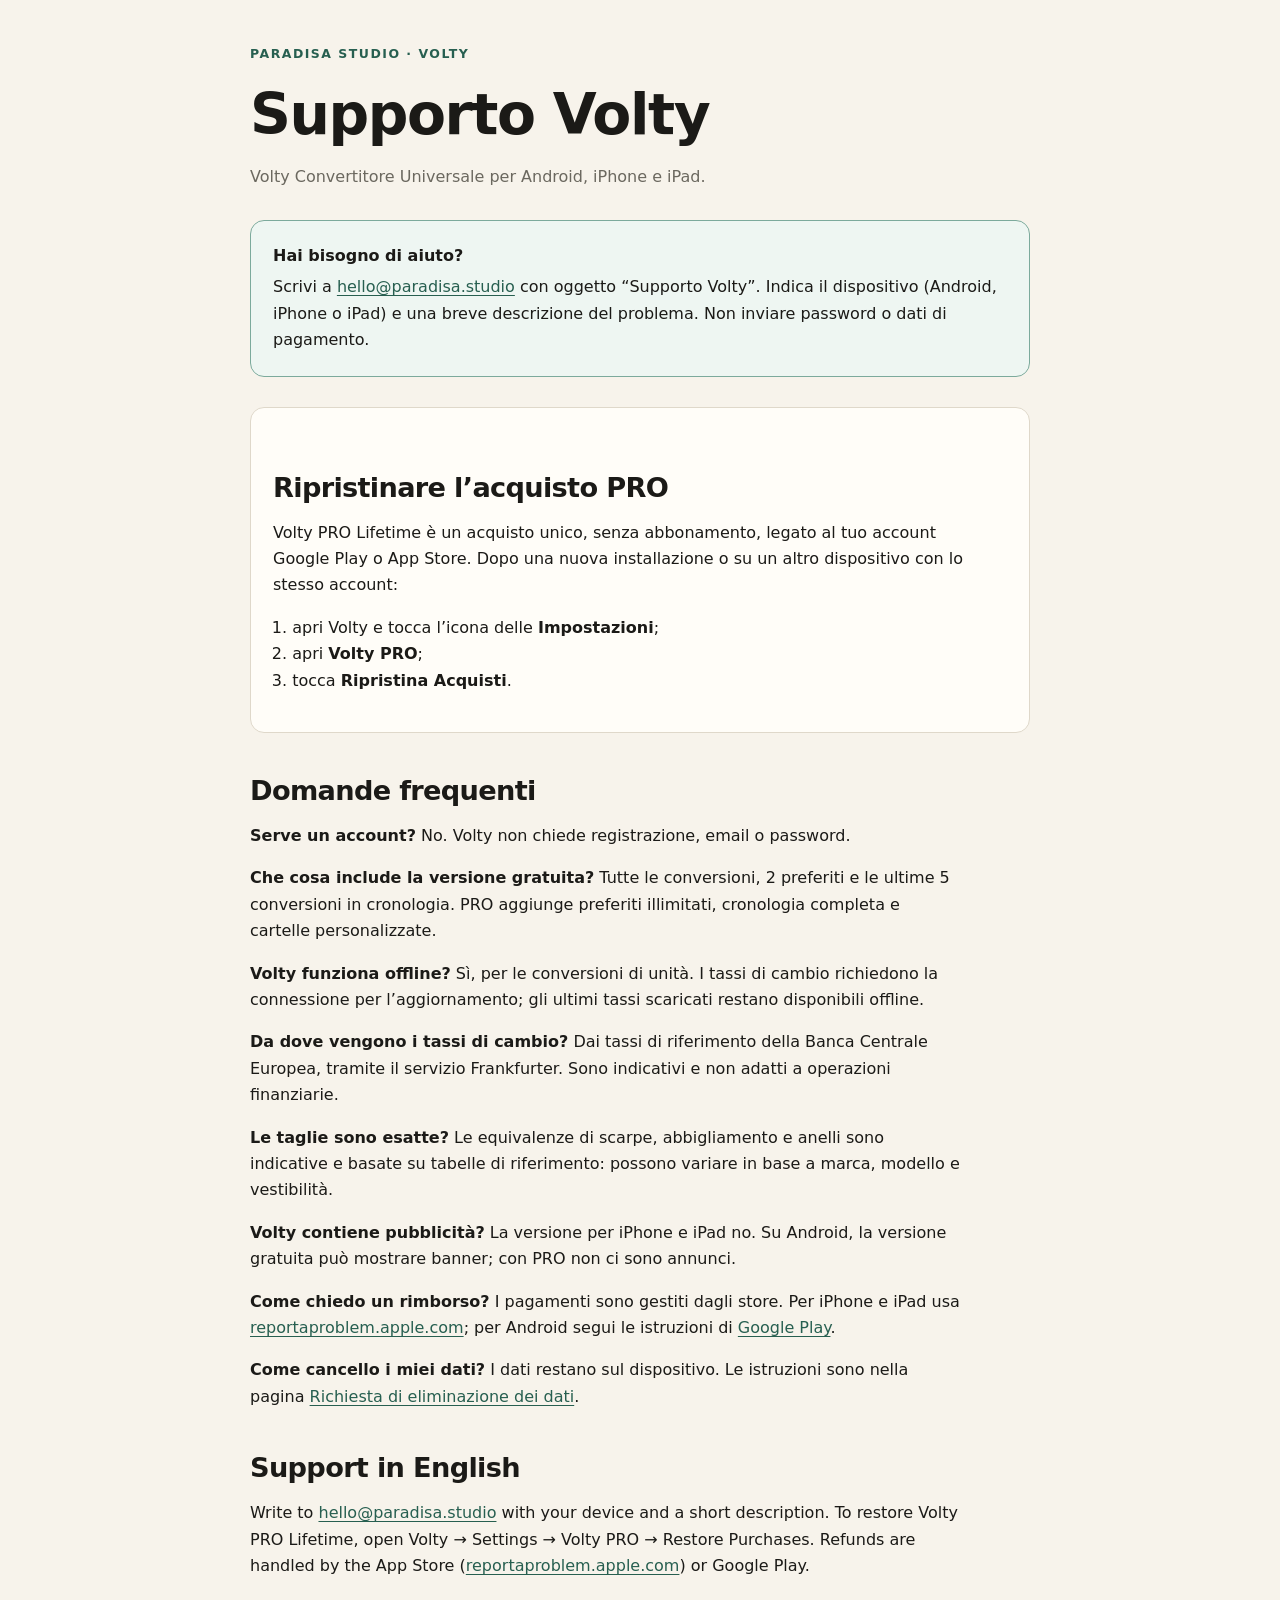
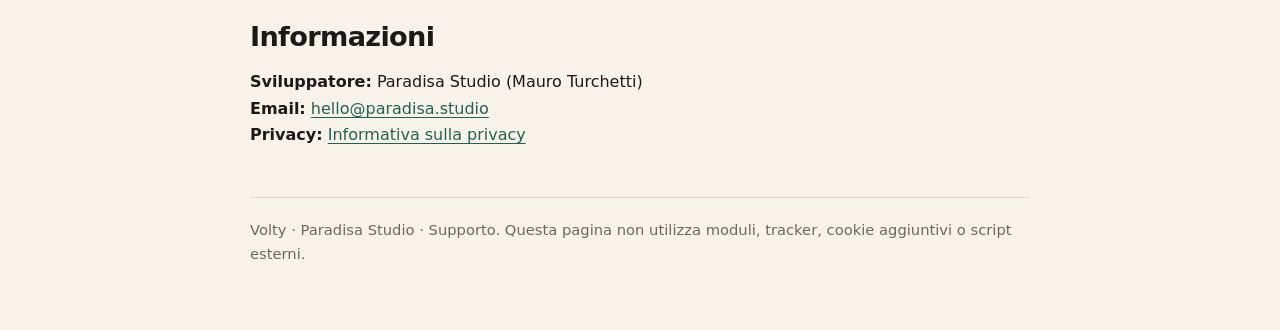
<file: volty/support.html>
<!doctype html>
<html lang="it">
<head>
  <meta charset="utf-8">
  <meta name="viewport" content="width=device-width, initial-scale=1">
  <meta name="theme-color" content="#15130f">
  <title>Supporto — Volty | Paradisa Studio</title>
  <style>
    :root { color-scheme: light; --ink: #1b1a17; --muted: #6b685f; --paper: #f7f3eb; --panel: #fffdf8; --line: #dfd8ca; --accent: #275f50; --notice: #eef6f2; --notice-line: #7caa9c; }
    * { box-sizing: border-box; }
    body { margin: 0; background: var(--paper); color: var(--ink); font-family: Inter, ui-sans-serif, system-ui, -apple-system, BlinkMacSystemFont, "Segoe UI", sans-serif; font-size: 16px; line-height: 1.65; }
    main { width: min(calc(100% - 32px), 780px); margin: 0 auto; padding: 44px 0 64px; }
    a { color: var(--accent); text-underline-offset: 3px; }
    h1, h2 { line-height: 1.18; letter-spacing: -.025em; }
    h1 { margin: 0; font-size: clamp(2rem, 7vw, 3.55rem); }
    h2 { margin: 42px 0 12px; font-size: clamp(1.35rem, 4vw, 1.7rem); }
    p, li { max-width: 70ch; }
    ul, ol { padding-left: 1.2rem; }
    .eyebrow { margin: 0 0 16px; color: var(--accent); font-size: .78rem; font-weight: 700; letter-spacing: .12em; text-transform: uppercase; }
    .meta { margin: 16px 0 0; color: var(--muted); }
    .notice, .card { padding: 22px; border-radius: 14px; }
    .notice { margin: 30px 0; border: 1px solid var(--notice-line); background: var(--notice); }
    .notice strong { display: block; margin-bottom: 5px; }
    .card { border: 1px solid var(--line); background: var(--panel); }
    code { overflow-wrap: anywhere; }
    footer { margin-top: 48px; padding-top: 20px; border-top: 1px solid var(--line); color: var(--muted); font-size: .92rem; }
    @media (max-width: 480px) { main { width: min(calc(100% - 28px), 780px); padding-top: 30px; } .card, .notice { padding: 16px; } }
  </style>
</head>
<body>
  <main>
    <p class="eyebrow">Paradisa Studio · Volty</p>
    <h1>Supporto Volty</h1>
    <p class="meta">Volty Convertitore Universale per Android, iPhone e iPad.</p>

    <section class="notice" aria-label="Contatto assistenza">
      <strong>Hai bisogno di aiuto?</strong>
      Scrivi a <a href="mailto:hello@paradisa.studio?subject=Supporto%20Volty">hello@paradisa.studio</a> con oggetto “Supporto Volty”. Indica il dispositivo (Android, iPhone o iPad) e una breve descrizione del problema. Non inviare password o dati di pagamento.
    </section>

    <section class="card">
      <h2>Ripristinare l’acquisto PRO</h2>
      <p>Volty PRO Lifetime è un acquisto unico, senza abbonamento, legato al tuo account Google Play o App Store. Dopo una nuova installazione o su un altro dispositivo con lo stesso account:</p>
      <ol>
        <li>apri Volty e tocca l’icona delle <strong>Impostazioni</strong>;</li>
        <li>apri <strong>Volty PRO</strong>;</li>
        <li>tocca <strong>Ripristina Acquisti</strong>.</li>
      </ol>
    </section>

    <section>
      <h2>Domande frequenti</h2>
      <p><strong>Serve un account?</strong> No. Volty non chiede registrazione, email o password.</p>
      <p><strong>Che cosa include la versione gratuita?</strong> Tutte le conversioni, 2 preferiti e le ultime 5 conversioni in cronologia. PRO aggiunge preferiti illimitati, cronologia completa e cartelle personalizzate.</p>
      <p><strong>Volty funziona offline?</strong> Sì, per le conversioni di unità. I tassi di cambio richiedono la connessione per l’aggiornamento; gli ultimi tassi scaricati restano disponibili offline.</p>
      <p><strong>Da dove vengono i tassi di cambio?</strong> Dai tassi di riferimento della Banca Centrale Europea, tramite il servizio Frankfurter. Sono indicativi e non adatti a operazioni finanziarie.</p>
      <p><strong>Le taglie sono esatte?</strong> Le equivalenze di scarpe, abbigliamento e anelli sono indicative e basate su tabelle di riferimento: possono variare in base a marca, modello e vestibilità.</p>
      <p><strong>Volty contiene pubblicità?</strong> La versione per iPhone e iPad no. Su Android, la versione gratuita può mostrare banner; con PRO non ci sono annunci.</p>
      <p><strong>Come chiedo un rimborso?</strong> I pagamenti sono gestiti dagli store. Per iPhone e iPad usa <a href="https://reportaproblem.apple.com/">reportaproblem.apple.com</a>; per Android segui le istruzioni di <a href="https://support.google.com/googleplay/answer/2479637">Google Play</a>.</p>
      <p><strong>Come cancello i miei dati?</strong> I dati restano sul dispositivo. Le istruzioni sono nella pagina <a href="/volty/delete-data">Richiesta di eliminazione dei dati</a>.</p>
    </section>

    <section lang="en">
      <h2>Support in English</h2>
      <p>Write to <a href="mailto:hello@paradisa.studio?subject=Volty%20support">hello@paradisa.studio</a> with your device and a short description. To restore Volty PRO Lifetime, open Volty → Settings → Volty PRO → Restore Purchases. Refunds are handled by the App Store (<a href="https://reportaproblem.apple.com/">reportaproblem.apple.com</a>) or Google Play.</p>
    </section>

    <section>
      <h2>Informazioni</h2>
      <p><strong>Sviluppatore:</strong> Paradisa Studio (Mauro Turchetti)<br><strong>Email:</strong> <a href="mailto:hello@paradisa.studio">hello@paradisa.studio</a><br><strong>Privacy:</strong> <a href="/volty/privacy">Informativa sulla privacy</a></p>
    </section>

    <footer>Volty · Paradisa Studio · Supporto. Questa pagina non utilizza moduli, tracker, cookie aggiuntivi o script esterni.</footer>
  </main>
</body>
</html>
</file>
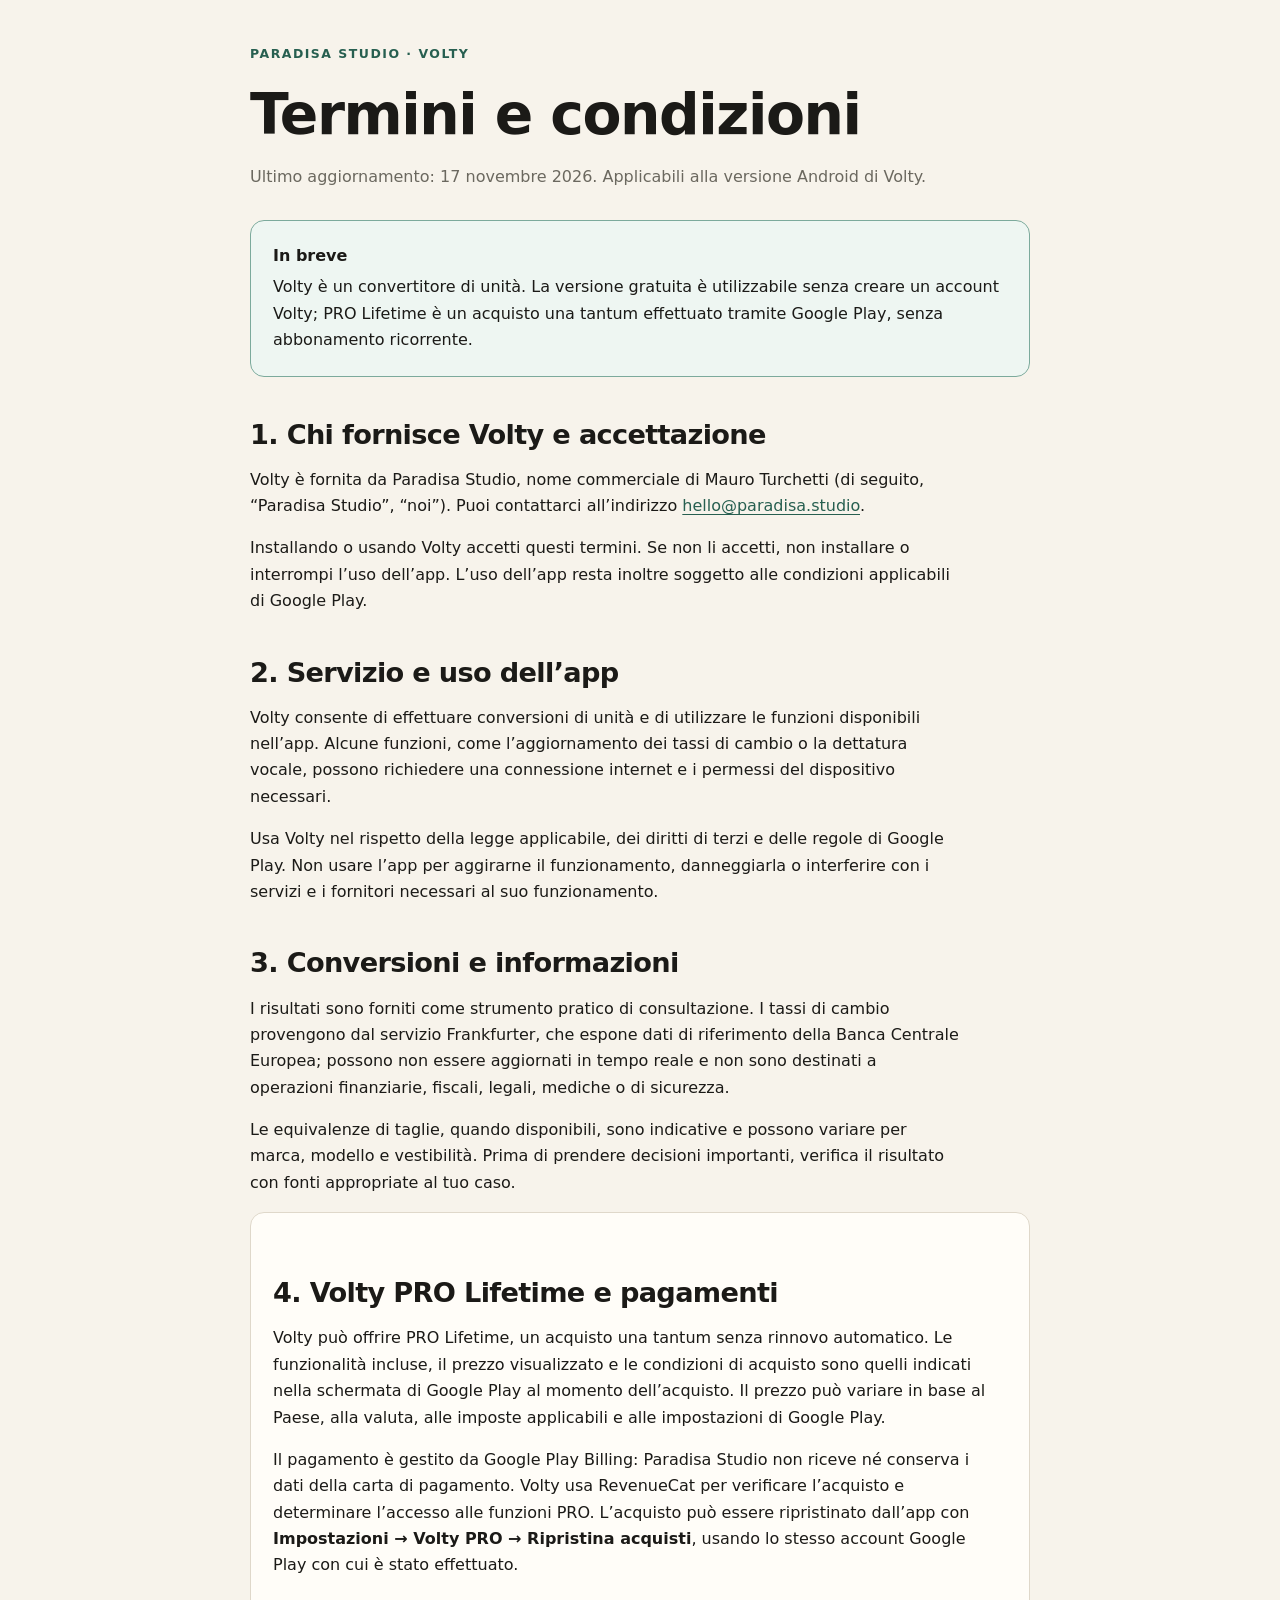
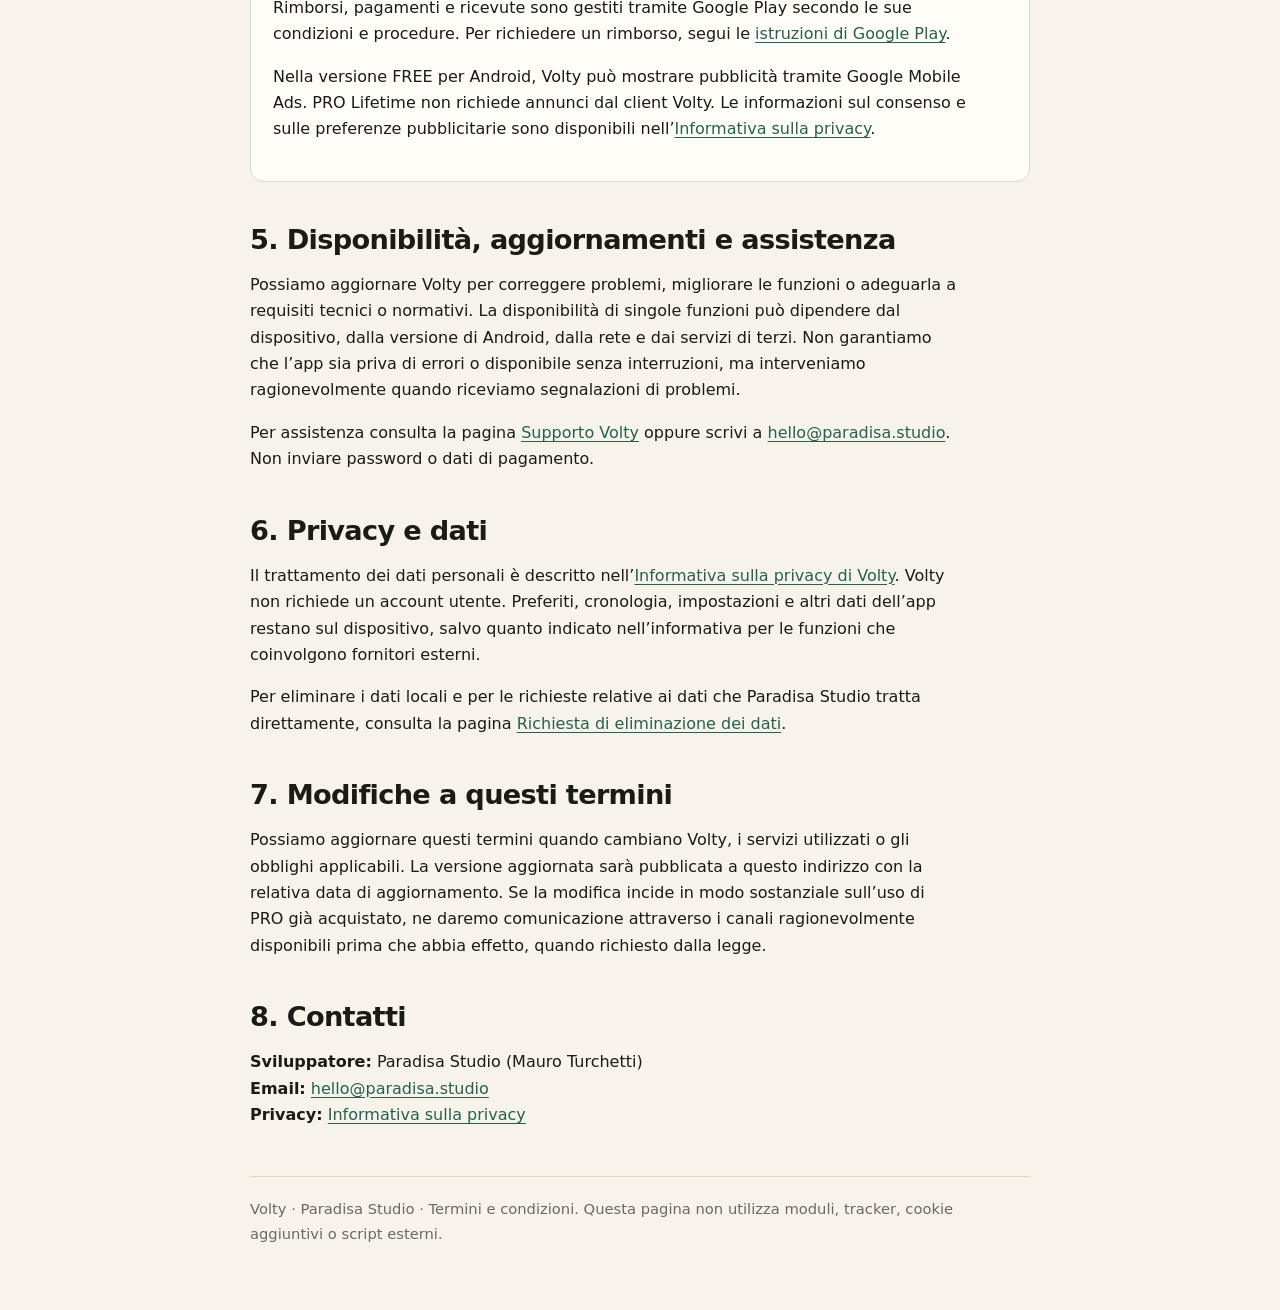
<file: volty/terms.html>
<!doctype html>
<html lang="it">
<head>
  <meta charset="utf-8">
  <meta name="viewport" content="width=device-width, initial-scale=1">
  <meta name="theme-color" content="#15130f">
  <title>Termini e condizioni — Volty | Paradisa Studio</title>
  <style>
    :root { color-scheme: light; --ink: #1b1a17; --muted: #6b685f; --paper: #f7f3eb; --panel: #fffdf8; --line: #dfd8ca; --accent: #275f50; --notice: #eef6f2; --notice-line: #7caa9c; }
    * { box-sizing: border-box; }
    body { margin: 0; background: var(--paper); color: var(--ink); font-family: Inter, ui-sans-serif, system-ui, -apple-system, BlinkMacSystemFont, "Segoe UI", sans-serif; font-size: 16px; line-height: 1.65; }
    main { width: min(calc(100% - 32px), 780px); margin: 0 auto; padding: 44px 0 64px; }
    a { color: var(--accent); text-underline-offset: 3px; }
    h1, h2 { line-height: 1.18; letter-spacing: -.025em; }
    h1 { margin: 0; font-size: clamp(2rem, 7vw, 3.55rem); }
    h2 { margin: 42px 0 12px; font-size: clamp(1.35rem, 4vw, 1.7rem); }
    p, li { max-width: 70ch; }
    ul, ol { padding-left: 1.2rem; }
    .eyebrow { margin: 0 0 16px; color: var(--accent); font-size: .78rem; font-weight: 700; letter-spacing: .12em; text-transform: uppercase; }
    .meta { margin: 16px 0 0; color: var(--muted); }
    .notice, .card { padding: 22px; border-radius: 14px; }
    .notice { margin: 30px 0; border: 1px solid var(--notice-line); background: var(--notice); }
    .notice strong { display: block; margin-bottom: 5px; }
    .card { border: 1px solid var(--line); background: var(--panel); }
    footer { margin-top: 48px; padding-top: 20px; border-top: 1px solid var(--line); color: var(--muted); font-size: .92rem; }
    @media (max-width: 480px) { main { width: min(calc(100% - 28px), 780px); padding-top: 30px; } .card, .notice { padding: 16px; } }
  </style>
</head>
<body>
  <main>
    <p class="eyebrow">Paradisa Studio · Volty</p>
    <h1>Termini e condizioni</h1>
    <p class="meta">Ultimo aggiornamento: 17 novembre 2026. Applicabili alla versione Android di Volty.</p>

    <section class="notice" aria-label="Sintesi dei termini">
      <strong>In breve</strong>
      Volty è un convertitore di unità. La versione gratuita è utilizzabile senza creare un account Volty; PRO Lifetime è un acquisto una tantum effettuato tramite Google Play, senza abbonamento ricorrente.
    </section>

    <section>
      <h2>1. Chi fornisce Volty e accettazione</h2>
      <p>Volty è fornita da Paradisa Studio, nome commerciale di Mauro Turchetti (di seguito, “Paradisa Studio”, “noi”). Puoi contattarci all’indirizzo <a href="mailto:hello@paradisa.studio?subject=Volty%20%E2%80%94%20Termini%20e%20condizioni">hello@paradisa.studio</a>.</p>
      <p>Installando o usando Volty accetti questi termini. Se non li accetti, non installare o interrompi l’uso dell’app. L’uso dell’app resta inoltre soggetto alle condizioni applicabili di Google Play.</p>
    </section>

    <section>
      <h2>2. Servizio e uso dell’app</h2>
      <p>Volty consente di effettuare conversioni di unità e di utilizzare le funzioni disponibili nell’app. Alcune funzioni, come l’aggiornamento dei tassi di cambio o la dettatura vocale, possono richiedere una connessione internet e i permessi del dispositivo necessari.</p>
      <p>Usa Volty nel rispetto della legge applicabile, dei diritti di terzi e delle regole di Google Play. Non usare l’app per aggirarne il funzionamento, danneggiarla o interferire con i servizi e i fornitori necessari al suo funzionamento.</p>
    </section>

    <section>
      <h2>3. Conversioni e informazioni</h2>
      <p>I risultati sono forniti come strumento pratico di consultazione. I tassi di cambio provengono dal servizio Frankfurter, che espone dati di riferimento della Banca Centrale Europea; possono non essere aggiornati in tempo reale e non sono destinati a operazioni finanziarie, fiscali, legali, mediche o di sicurezza.</p>
      <p>Le equivalenze di taglie, quando disponibili, sono indicative e possono variare per marca, modello e vestibilità. Prima di prendere decisioni importanti, verifica il risultato con fonti appropriate al tuo caso.</p>
    </section>

    <section class="card">
      <h2>4. Volty PRO Lifetime e pagamenti</h2>
      <p>Volty può offrire PRO Lifetime, un acquisto una tantum senza rinnovo automatico. Le funzionalità incluse, il prezzo visualizzato e le condizioni di acquisto sono quelli indicati nella schermata di Google Play al momento dell’acquisto. Il prezzo può variare in base al Paese, alla valuta, alle imposte applicabili e alle impostazioni di Google Play.</p>
      <p>Il pagamento è gestito da Google Play Billing: Paradisa Studio non riceve né conserva i dati della carta di pagamento. Volty usa RevenueCat per verificare l’acquisto e determinare l’accesso alle funzioni PRO. L’acquisto può essere ripristinato dall’app con <strong>Impostazioni → Volty PRO → Ripristina acquisti</strong>, usando lo stesso account Google Play con cui è stato effettuato.</p>
      <p>Rimborsi, pagamenti e ricevute sono gestiti tramite Google Play secondo le sue condizioni e procedure. Per richiedere un rimborso, segui le <a href="https://support.google.com/googleplay/answer/2479637">istruzioni di Google Play</a>.</p>
      <p>Nella versione FREE per Android, Volty può mostrare pubblicità tramite Google Mobile Ads. PRO Lifetime non richiede annunci dal client Volty. Le informazioni sul consenso e sulle preferenze pubblicitarie sono disponibili nell’<a href="/volty/privacy">Informativa sulla privacy</a>.</p>
    </section>

    <section>
      <h2>5. Disponibilità, aggiornamenti e assistenza</h2>
      <p>Possiamo aggiornare Volty per correggere problemi, migliorare le funzioni o adeguarla a requisiti tecnici o normativi. La disponibilità di singole funzioni può dipendere dal dispositivo, dalla versione di Android, dalla rete e dai servizi di terzi. Non garantiamo che l’app sia priva di errori o disponibile senza interruzioni, ma interveniamo ragionevolmente quando riceviamo segnalazioni di problemi.</p>
      <p>Per assistenza consulta la pagina <a href="/volty/support">Supporto Volty</a> oppure scrivi a <a href="mailto:hello@paradisa.studio?subject=Supporto%20Volty">hello@paradisa.studio</a>. Non inviare password o dati di pagamento.</p>
    </section>

    <section>
      <h2>6. Privacy e dati</h2>
      <p>Il trattamento dei dati personali è descritto nell’<a href="/volty/privacy">Informativa sulla privacy di Volty</a>. Volty non richiede un account utente. Preferiti, cronologia, impostazioni e altri dati dell’app restano sul dispositivo, salvo quanto indicato nell’informativa per le funzioni che coinvolgono fornitori esterni.</p>
      <p>Per eliminare i dati locali e per le richieste relative ai dati che Paradisa Studio tratta direttamente, consulta la pagina <a href="/volty/delete-data">Richiesta di eliminazione dei dati</a>.</p>
    </section>

    <section>
      <h2>7. Modifiche a questi termini</h2>
      <p>Possiamo aggiornare questi termini quando cambiano Volty, i servizi utilizzati o gli obblighi applicabili. La versione aggiornata sarà pubblicata a questo indirizzo con la relativa data di aggiornamento. Se la modifica incide in modo sostanziale sull’uso di PRO già acquistato, ne daremo comunicazione attraverso i canali ragionevolmente disponibili prima che abbia effetto, quando richiesto dalla legge.</p>
    </section>

    <section>
      <h2>8. Contatti</h2>
      <p><strong>Sviluppatore:</strong> Paradisa Studio (Mauro Turchetti)<br><strong>Email:</strong> <a href="mailto:hello@paradisa.studio">hello@paradisa.studio</a><br><strong>Privacy:</strong> <a href="/volty/privacy">Informativa sulla privacy</a></p>
    </section>

    <footer>Volty · Paradisa Studio · Termini e condizioni. Questa pagina non utilizza moduli, tracker, cookie aggiuntivi o script esterni.</footer>
  </main>
</body>
</html>
</file>
<file: styles.css>
/* ---------------------------------------------------------
   Paradisa Studio — base styles
   Palette: warm carbon black, ivory, deep desaturated green
--------------------------------------------------------- */

:root {
  --bg: #15130f;
  --bg-panel: #1c1913;
  --ivory: #efe7d9;
  --ivory-dim: #b2a996;
  --line: rgba(239, 231, 217, 0.14);
  --accent: #839c76;
  --accent-dim: rgba(131, 156, 118, 0.35);

  --font-serif: "Iowan Old Style", "Palatino Linotype", "Book Antiqua", Georgia, "Times New Roman", serif;
  --font-sans: -apple-system, BlinkMacSystemFont, "Segoe UI", Roboto, Helvetica, Arial, sans-serif;

  --wrap-max: 1160px;
  --wrap-pad: clamp(1.25rem, 4vw, 3rem);
  --section-pad: clamp(4.5rem, 11vw, 7.5rem);
}

*,
*::before,
*::after {
  box-sizing: border-box;
}

html {
  color-scheme: dark;
  -webkit-text-size-adjust: 100%;
}

body {
  margin: 0;
  background: var(--bg);
  color: var(--ivory);
  font-family: var(--font-sans);
  font-size: 1rem;
  line-height: 1.6;
  -webkit-font-smoothing: antialiased;
  text-rendering: optimizeLegibility;
}

h1, h2, h3 {
  font-family: var(--font-serif);
  font-weight: 400;
  margin: 0;
  color: var(--ivory);
}

p {
  margin: 0 0 1em;
  color: var(--ivory-dim);
  max-width: 60ch;
}

p:last-child {
  margin-bottom: 0;
}

em {
  color: var(--ivory);
  font-style: italic;
}

a {
  color: inherit;
}

.wrap {
  max-width: var(--wrap-max);
  margin-inline: auto;
  padding-inline: var(--wrap-pad);
}

.skip-link {
  position: absolute;
  left: -999px;
  top: auto;
  z-index: 100;
  background: var(--ivory);
  color: var(--bg);
  padding: 0.75em 1.25em;
  border-radius: 3px;
  text-decoration: none;
  font-family: var(--font-sans);
  font-size: 0.9rem;
}

.skip-link:focus {
  left: 1rem;
  top: 1rem;
}

:focus-visible {
  outline: 1.5px solid var(--accent);
  outline-offset: 3px;
}

/* ---------------------------------------------------------
   Header
--------------------------------------------------------- */

.site-header {
  padding-block: clamp(1.5rem, 3vw, 2.25rem);
}

.header-inner {
  display: flex;
  align-items: center;
  justify-content: space-between;
  gap: 1.5rem;
  flex-wrap: wrap;
}

.wordmark {
  font-family: var(--font-serif);
  font-size: 1.05rem;
  letter-spacing: 0.09em;
  text-transform: uppercase;
  text-decoration: none;
  color: var(--ivory);
}

.site-header nav {
  display: flex;
  gap: clamp(1.25rem, 3vw, 2.25rem);
}

.site-header nav a {
  position: relative;
  font-size: 0.9rem;
  letter-spacing: 0.02em;
  text-decoration: none;
  color: var(--ivory-dim);
  padding-bottom: 0.2em;
}

.site-header nav a::after {
  content: "";
  position: absolute;
  left: 0;
  right: 0;
  bottom: 0;
  height: 1px;
  background: var(--accent);
  transform: scaleX(0);
  transform-origin: left;
  transition: transform 0.3s ease;
}

.site-header nav a:hover,
.site-header nav a:focus-visible {
  color: var(--ivory);
}

.site-header nav a:hover::after,
.site-header nav a:focus-visible::after {
  transform: scaleX(1);
}

/* ---------------------------------------------------------
   Hero
--------------------------------------------------------- */

.hero {
  padding-block: clamp(3rem, 8vw, 5rem) var(--section-pad);
}

.hero-grid {
  display: grid;
  grid-template-columns: 1.3fr 1fr;
  gap: clamp(2rem, 6vw, 5rem);
  align-items: end;
}

.hero h1 {
  font-size: clamp(3.75rem, 11vw, 8.5rem);
  line-height: 0.9;
  letter-spacing: -0.02em;
}

.hero-kicker {
  font-family: var(--font-serif);
  font-style: italic;
  color: var(--ivory);
  font-size: clamp(1.05rem, 1.6vw, 1.25rem);
  max-width: 40ch;
}

.hero-lead {
  color: var(--ivory);
  font-size: clamp(1.1rem, 1.8vw, 1.3rem);
  max-width: 34ch;
}

/* ---------------------------------------------------------
   Section labels (shared)
--------------------------------------------------------- */

.section-label {
  font-family: var(--font-sans);
  font-size: 0.85rem;
  letter-spacing: 0.14em;
  text-transform: uppercase;
  color: var(--accent);
  margin-bottom: clamp(2.5rem, 6vw, 4rem);
}

section {
  padding-block: var(--section-pad);
  border-top: 1px solid var(--line);
}

.hero {
  border-top: none;
}

/* ---------------------------------------------------------
   What we do
--------------------------------------------------------- */

.discipline-list {
  list-style: none;
  margin: 0;
  padding: 0;
}

.discipline-list li {
  display: grid;
  grid-template-columns: 5.5rem 1fr 1.1fr;
  gap: clamp(1rem, 3vw, 2.5rem);
  align-items: baseline;
  padding-block: clamp(1.75rem, 4vw, 2.75rem);
  border-top: 1px solid var(--line);
}

.discipline-list li:last-child {
  border-bottom: 1px solid var(--line);
}

.discipline-index {
  font-family: var(--font-serif);
  font-style: italic;
  color: var(--accent);
  font-size: 1.1rem;
}

.discipline-list h3 {
  font-size: clamp(1.35rem, 2.4vw, 1.75rem);
}

.discipline-list p {
  max-width: 46ch;
}

/* ---------------------------------------------------------
   Selected work
--------------------------------------------------------- */

.work-feature {
  padding-bottom: clamp(2.5rem, 6vw, 3.5rem);
  margin-bottom: clamp(2.5rem, 6vw, 3.5rem);
  border-bottom: 1px solid var(--line);
}

.work-feature-head {
  display: flex;
  align-items: baseline;
  gap: 1.25rem;
  flex-wrap: wrap;
  margin-bottom: 1.25rem;
}

.work-feature h3 {
  font-size: clamp(2rem, 4.5vw, 3rem);
}

.status-tag {
  font-family: var(--font-sans);
  font-size: 0.75rem;
  letter-spacing: 0.1em;
  text-transform: uppercase;
  color: var(--accent);
  border: 1px solid var(--accent-dim);
  border-radius: 999px;
  padding: 0.35em 0.9em;
}

.work-lead {
  color: var(--ivory);
  font-size: clamp(1.05rem, 1.6vw, 1.25rem);
  max-width: 50ch;
}

.work-grid {
  display: grid;
  grid-template-columns: repeat(3, 1fr);
  gap: clamp(2rem, 4vw, 3rem);
}

.work-item {
  padding-top: clamp(1.5rem, 3vw, 2rem);
  border-top: 1px solid var(--line);
}

.work-item h3 {
  font-size: 1.3rem;
  margin-bottom: 0.75rem;
}

/* ---------------------------------------------------------
   About
--------------------------------------------------------- */

.about-grid {
  display: grid;
  grid-template-columns: 1fr 2fr;
  gap: clamp(2rem, 6vw, 5rem);
}

.about-copy p {
  font-size: clamp(1.1rem, 1.8vw, 1.4rem);
  color: var(--ivory);
  max-width: 52ch;
  line-height: 1.55;
}

/* ---------------------------------------------------------
   Contact
--------------------------------------------------------- */

.contact-link {
  position: relative;
  display: inline-block;
  font-family: var(--font-serif);
  font-size: clamp(1.5rem, 4vw, 2.5rem);
  text-decoration: none;
  color: var(--ivory);
}

.contact-link::after {
  content: "";
  position: absolute;
  left: 0;
  right: 0;
  bottom: -0.1em;
  height: 1px;
  background: var(--accent);
  transform: scaleX(0);
  transform-origin: left;
  transition: transform 0.35s ease;
}

.contact-link:hover::after,
.contact-link:focus-visible::after {
  transform: scaleX(1);
}

/* ---------------------------------------------------------
   Footer
--------------------------------------------------------- */

.site-footer {
  padding-block: 2.5rem;
  border-top: 1px solid var(--line);
}

.site-footer p {
  font-size: 0.85rem;
  color: var(--ivory-dim);
  margin: 0;
}

/* ---------------------------------------------------------
   Reveal-on-scroll (progressive enhancement)
--------------------------------------------------------- */

.reveal {
  opacity: 0;
  transform: translateY(18px);
  transition: opacity 0.7s ease, transform 0.7s ease;
}

.reveal.is-visible {
  opacity: 1;
  transform: none;
}

@media (prefers-reduced-motion: reduce) {
  .reveal {
    opacity: 1;
    transform: none;
    transition: none;
  }
  .site-header nav a::after,
  .contact-link::after {
    transition: none;
  }
}

/* ---------------------------------------------------------
   Responsive
--------------------------------------------------------- */

@media (max-width: 900px) {
  .hero-grid {
    grid-template-columns: 1fr;
    gap: 2rem;
    align-items: start;
  }

  .discipline-list li {
    grid-template-columns: 3.5rem 1fr;
  }

  .discipline-list p {
    grid-column: 2 / 3;
  }

  .work-grid {
    grid-template-columns: repeat(2, 1fr);
  }

  .about-grid {
    grid-template-columns: 1fr;
    gap: 1.5rem;
  }
}

@media (max-width: 600px) {
  .header-inner {
    gap: 1rem;
  }

  .site-header nav {
    gap: 1.25rem;
  }

  .discipline-list li {
    grid-template-columns: 1fr;
    gap: 0.5rem;
  }

  .discipline-list p {
    grid-column: auto;
  }

  .work-grid {
    grid-template-columns: 1fr;
  }

  .work-feature-head {
    flex-direction: column;
    align-items: flex-start;
    gap: 0.75rem;
  }
}
</file>
